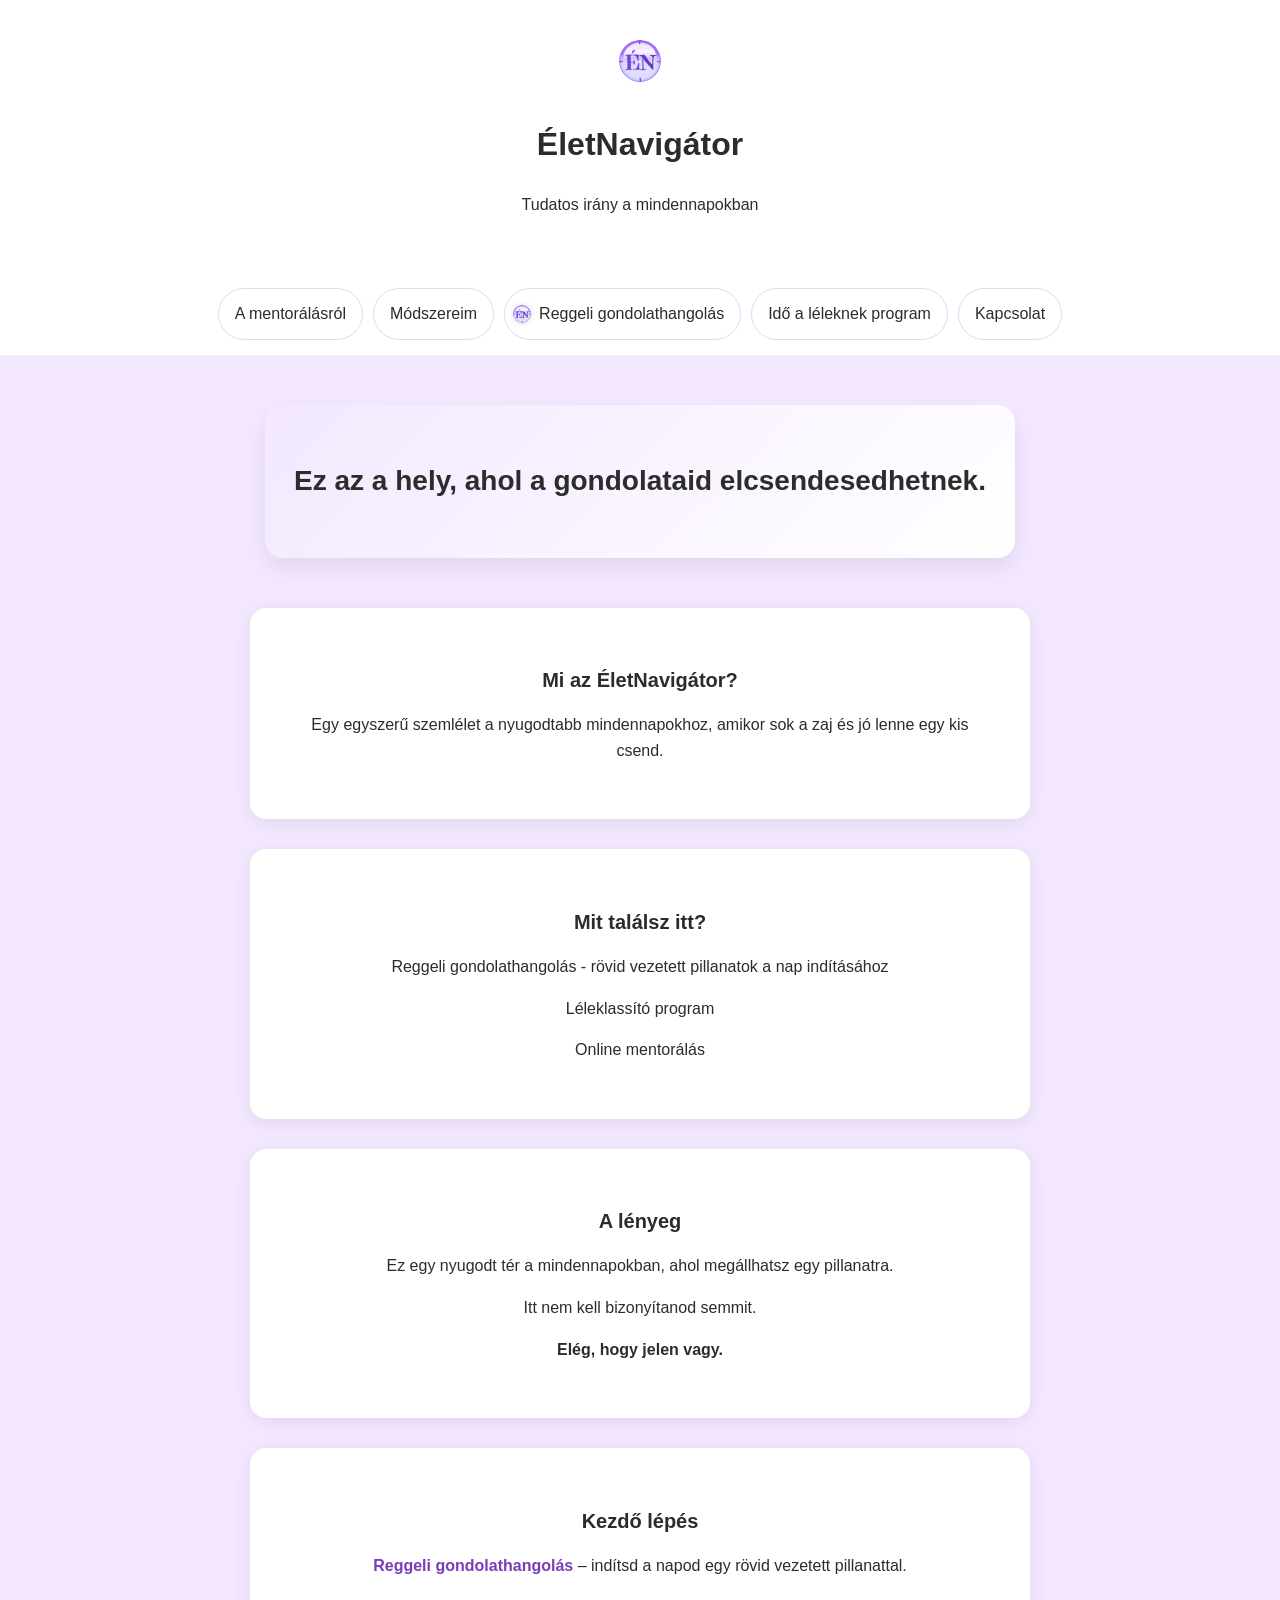
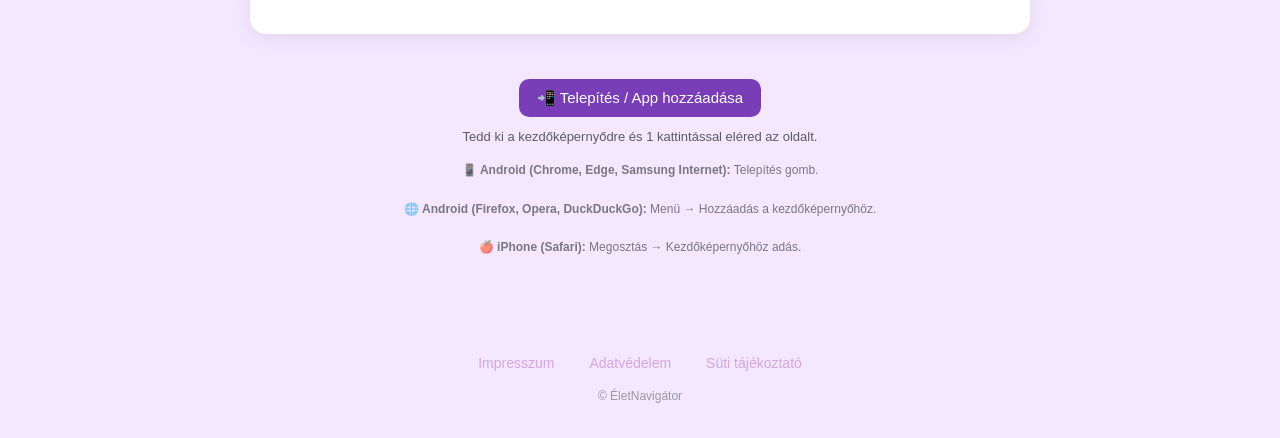
<file: index.html>
<!DOCTYPE html>
<html lang="hu">

<head>
    <meta charset="UTF-8">
    <meta name="viewport" content="width=device-width, initial-scale=1.0">
    <meta name="theme-color" content="#f3e8ff">

    <title>ÉletNavigátor</title>
    <link rel="canonical" href="https://eletnavigator.hu/">
    
    <link rel="stylesheet" href="css/style.css">
    <link rel="manifest" href="manifest.json">

    <link rel="icon" href="icon.png">
    <link rel="apple-touch-icon" href="icon.png">

    <meta name="apple-mobile-web-app-capable" content="yes">

    <style>
      body {
        text-align: center;
      }

      /* 🧘 HERO JAVÍTÁS */
      .hero {
        max-width: 700px;
        margin: 50px auto;
        padding: 35px 25px;

        text-align: center;

        background: linear-gradient(135deg, #f3e8ff, #ffffff);
        border-radius: 18px;

        box-shadow: 0 10px 25px rgba(0,0,0,0.08);
      }

      #installBox {
        margin: 30px auto;
        text-align: center;
        padding: 15px;
        max-width: 520px;
      }

      #installBtn {
        display: none;
        padding: 10px 18px;
        border: none;
        border-radius: 10px;
        background: #7a3db8;
        color: white;
        font-size: 15px;
        cursor: pointer;
      }

      #installHint {
        font-size: 12px;
        opacity: 0.6;
        margin-top: 8px;
      }

      .hero h2 {
        font-size: 28px;
        font-weight: 700;
        line-height: 1.3;
      }

      .card h2 {
        font-size: 20px;
        margin-bottom: 10px;
        font-weight: 600;
      }

      .inline-link {
        color: #7a3db8;
        font-weight: 600;
        text-decoration: none;
      }

      .inline-link:hover {
        text-decoration: underline;
      }

      /* 🧭 FOOTER KÖZÉPRE */
      .site-footer {
        text-align: center;
        padding: 20px;
      }

      .footer-links {
        display: flex;
        justify-content: center;
        gap: 15px;
        flex-wrap: wrap;
        margin-bottom: 10px;
      }

      .footer-text {
        text-align: center;
        opacity: 0.7;
      }
    </style>


<script data-goatcounter="https://eletnavigator.goatcounter.com/count"
        async src="//gc.zgo.at/count.js"></script>



</head>

<body>

<header>
 <a href="index.html" class="logo-top">
    <img src="icon.png" alt="ÉletNavigátor" class="header-icon">
  </a>

    <h1>ÉletNavigátor</h1>
    <p>Tudatos irány a mindennapokban</p>
</header>

<nav>
    <a href="pages/rolam.html">A mentorálásról</a>
    <a href="pages/modszereim.html">Módszereim</a>
    <a href="pages/reggeli.html" class="nav-highlight">Reggeli gondolathangolás</a>
    <a href="pages/program.html">Idő a léleknek program</a>
    <a href="pages/kapcsolat.html">Kapcsolat</a>
</nav>

<!-- 🧘 HERO -->
<section class="hero">
    <h2>Ez az a hely, ahol a gondolataid elcsendesedhetnek.</h2>
</section>

<!-- 🌿 MI AZ ÉLETNAVIGÁTOR -->
<section class="card">
    <h2>Mi az ÉletNavigátor?</h2>
    <p>Egy egyszerű szemlélet a nyugodtabb mindennapokhoz, amikor sok a zaj és jó lenne egy kis csend.</p>
</section>

<!-- 🧭 MIT TALÁLSZ ITT -->
<section class="card">
    <h2>Mit találsz itt?</h2>

    <p>Reggeli gondolathangolás - rövid vezetett pillanatok a nap indításához</p>
    <p>Léleklassító program</p>
    <p>Online mentorálás</p>
</section>

<!-- 🕊 LÉNYEG -->
<section class="card">
    <h2>A lényeg</h2>
    <p>Ez egy nyugodt tér a mindennapokban, ahol megállhatsz egy pillanatra.</p>
    <p>Itt nem kell bizonyítanod semmit.</p>
    <p><strong>Elég, hogy jelen vagy.</strong></p>
  </section>

<!-- 🌅 KEZDŐ LÉPÉS -->
<section class="card">
    <h2>Kezdő lépés</h2>

    <p>
      <a href="pages/reggeli.html" class="inline-link">
        Reggeli gondolathangolás
      </a>
      – indítsd a napod egy rövid vezetett pillanattal.
    </p>
</section>



<!-- INSTALL BOX -->
<div id="installBox">
  <button id="installBtn">📲 Telepítés / App hozzáadása</button>

  <p style="font-size:13px; opacity:0.75; margin-top:10px;">
    Tedd ki a kezdőképernyődre és 1 kattintással eléred az oldalt.
  </p>

  <div id="installHint"></div>
</div>

<script>
if ("serviceWorker" in navigator) {
  window.addEventListener("load", () => {
    navigator.serviceWorker.register("./sw.js", {
      scope: "./"
    });
  });
}

let deferredPrompt;
const btn = document.getElementById("installBtn");
const hint = document.getElementById("installHint");

window.addEventListener("beforeinstallprompt", (e) => {
  e.preventDefault();
  deferredPrompt = e;

  btn.style.display = "inline-block";
  hint.innerText = "1 kattintás és telepítheted appként.";

  btn.onclick = async () => {
    deferredPrompt.prompt();
    const choice = await deferredPrompt.userChoice;
    deferredPrompt = null;

    if (choice.outcome === "accepted") {
      hint.innerText = "Sikeres telepítés ✔";
    }
  };
});

setTimeout(() => {
  if (!deferredPrompt) {
    btn.style.display = "inline-block";
    hint.innerHTML = `
      📱 <strong>Android (Chrome, Edge, Samsung Internet):</strong> Telepítés gomb.<br><br>
      🌐 <strong>Android (Firefox, Opera, DuckDuckGo):</strong> Menü → Hozzáadás a kezdőképernyőhöz.<br><br>
      🍎 <strong>iPhone (Safari):</strong> Megosztás → Kezdőképernyőhöz adás.
    `;
  }
}, 1500);
</script>

<footer class="site-footer">
    <div class="footer-links">
        <a href="pages/jogi-informaciok.html#impresszum">Impresszum</a>
        <a href="pages/jogi-informaciok.html#adatvedelem">Adatvédelem</a>
        <a href="pages/jogi-informaciok.html#suti">Süti tájékoztató</a>
    </div>

    <p class="footer-text">© ÉletNavigátor</p>
</footer>



</body>
</html>
</file>
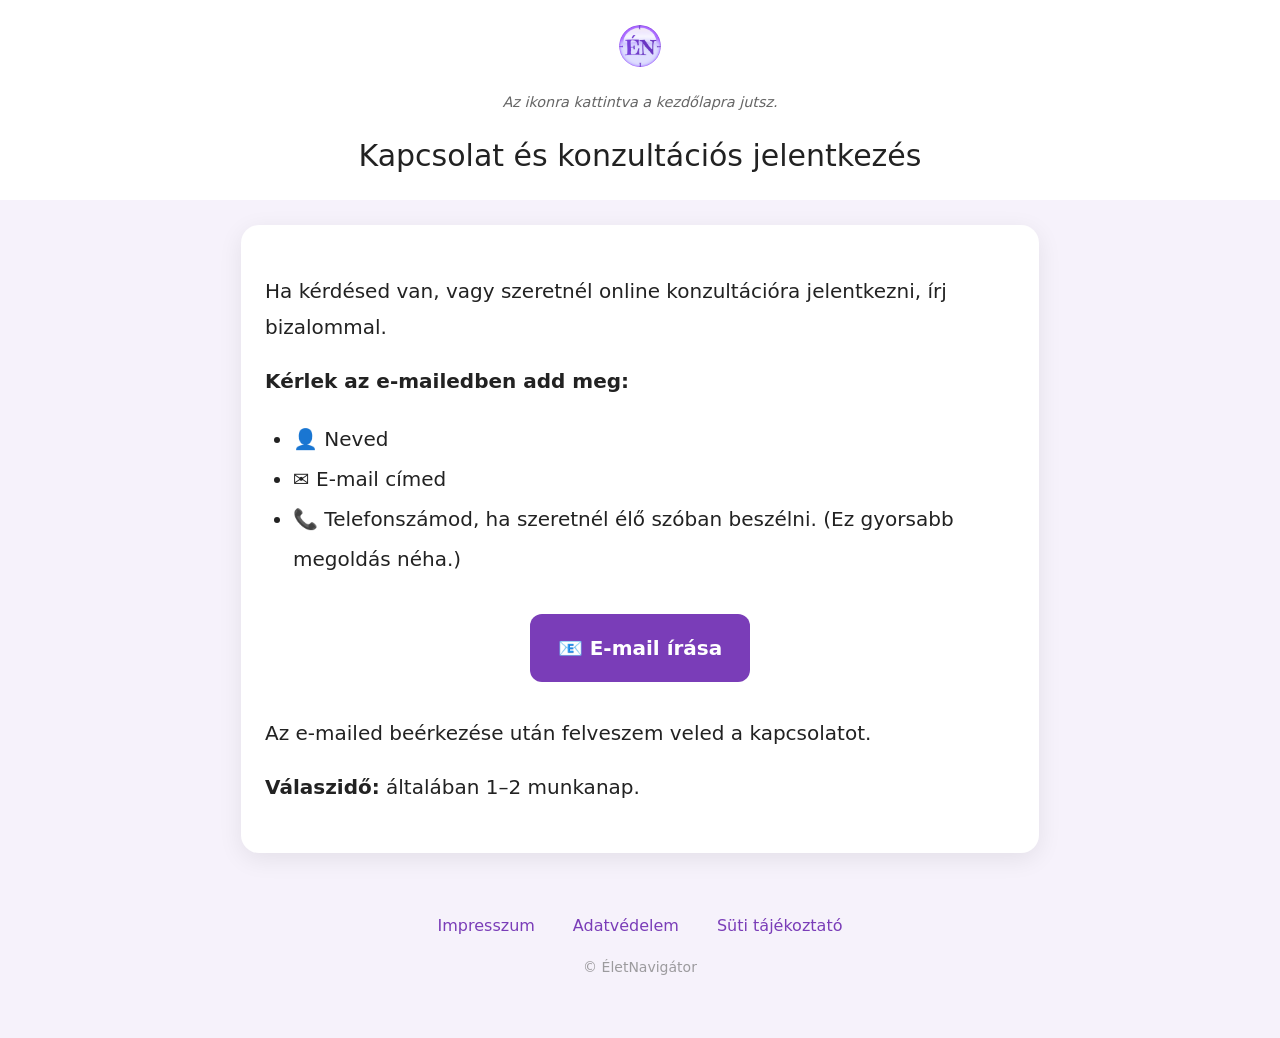
<file: pages/kapcsolat.html>
<!DOCTYPE html>
<html lang="hu">
<head>
<meta charset="UTF-8">
<meta name="viewport" content="width=device-width, initial-scale=1.0">
<title>Kapcsolat</title>

<link rel="stylesheet" href="../css/style.css">

<style>

body{
    font-family:system-ui,sans-serif;
    background:#f6f2fb;
    margin:0;
    color:#222;
}

header{
    text-align:center;
    padding:25px 20px 10px;
}

.header-icon{
    width:56px;
    height:56px;
    border-radius:50%;
}

h1{
    font-size:30px;
    font-weight:500;
    margin-top:15px;
    margin-bottom:10px;
}

section{
    max-width:750px;
    margin:25px auto;
    background:#fff;
    border-radius:18px;
    padding:30px 24px;
    box-shadow:0 6px 25px rgba(0,0,0,.08);
}

section p{
    font-size:20px;
    line-height:1.8;
    margin:18px 0;
}

ul{
    font-size:20px;
    line-height:2;
    padding-left:28px;
}

.email-btn{
    display:inline-block;
    margin:15px 0;
    padding:16px 28px;
    background:#7a3db8;
    color:#fff;
    text-decoration:none;
    border-radius:12px;
    font-size:20px;
    font-weight:600;
}

.email-btn:hover{
    background:#6a31a7;
}

.site-footer{
    text-align:center;
    margin:40px 20px 25px;
}

.footer-links{
    display:flex;
    flex-wrap:wrap;
    justify-content:center;
    gap:18px;
}

.footer-links a{
    text-decoration:none;
    color:#7a3db8;
    font-size:16px;
}

.footer-text{
    margin-top:18px;
    font-size:14px;
    opacity:.7;
}

@media (max-width:600px){

    h1{
        font-size:26px;
    }

    section{
        margin:15px;
        padding:24px 20px;
    }

    section p,
    ul{
        font-size:18px;
    }

    .email-btn{
        width:100%;
        box-sizing:border-box;
        text-align:center;
        font-size:19px;
    }

}

</style>

</head>

<body>

<header>

<a href="../index.html" class="logo-top">
<img src="../icon.png" alt="ÉletNavigátor" class="header-icon">
</a>

<p class="home-info">Az ikonra kattintva a kezdőlapra jutsz.</p>


<h1>Kapcsolat és konzultációs jelentkezés</h1>

</header>

<section>

<p>
Ha kérdésed van, vagy szeretnél online konzultációra jelentkezni, írj bizalommal.
</p>

<p><strong>Kérlek az e-mailedben add meg:</strong></p>

<ul>
<li>👤 Neved</li>
<li>✉️ E-mail címed</li>
<li>📞 Telefonszámod, ha szeretnél élő szóban beszélni. (Ez gyorsabb megoldás néha.)</li>
</ul>

<p style="text-align:center;">
<a class="email-btn" href="mailto:eletnavigator.kapcsolat@gmail.com">
📧 E-mail írása
</a>
</p>

<p>
Az e-mailed beérkezése után felveszem veled a kapcsolatot.
</p>

<p>
<strong>Válaszidő:</strong> általában 1–2 munkanap.
</p>

</section>

<footer class="site-footer">
    <div class="footer-links">
        <a href="/eletnavigator/pages/jogi-informaciok.html#impresszum">Impresszum</a>
        <a href="/eletnavigator/pages/jogi-informaciok.html#adatvedelem">Adatvédelem</a>
        <a href="/eletnavigator/pages/jogi-informaciok.html#suti">Süti tájékoztató</a>
    </div>

    <p class="footer-text">© ÉletNavigátor</p>
</footer>

</body>
</html>
</file>
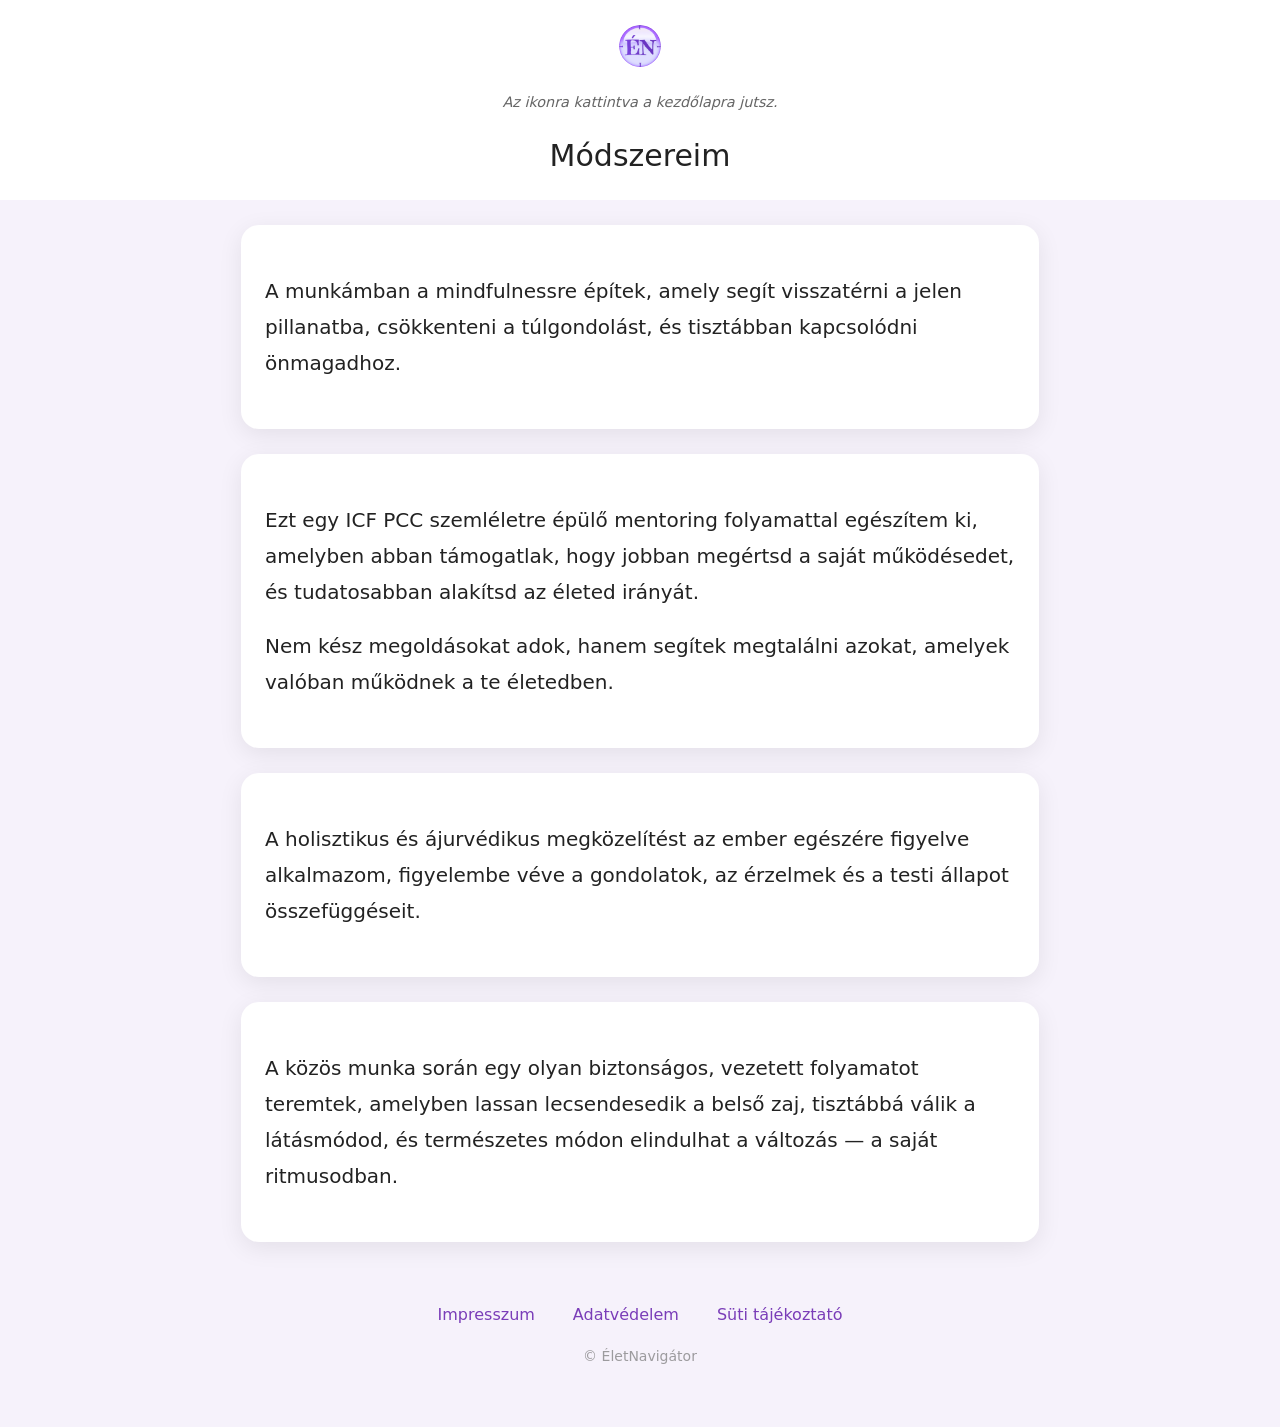
<file: pages/modszereim.html>
<!DOCTYPE html>
<html lang="hu">
<head>
<meta charset="UTF-8">
<meta name="viewport" content="width=device-width, initial-scale=1.0">
<title>Módszereim</title>

<link rel="stylesheet" href="../css/style.css">

<style>

body{
    font-family:system-ui,sans-serif;
    background:#f6f2fb;
    margin:0;
    color:#222;
}

header{
    text-align:center;
    padding:25px 20px 10px;
}

.header-icon{
    width:56px;
    height:56px;
    border-radius:50%;
}

h1{
    font-size:30px;
    font-weight:500;
    margin-top:15px;
    margin-bottom:10px;
}

section{
    max-width:750px;
    margin:25px auto;
    background:#fff;
    border-radius:18px;
    padding:30px 24px;
    box-shadow:0 6px 25px rgba(0,0,0,.08);
}

section p{
    font-size:20px;
    line-height:1.8;
    margin:18px 0;
}

.site-footer{
    text-align:center;
    margin:40px 20px 25px;
}

.footer-links{
    display:flex;
    flex-wrap:wrap;
    justify-content:center;
    gap:18px;
}

.footer-links a{
    text-decoration:none;
    color:#7a3db8;
    font-size:16px;
}

.footer-text{
    margin-top:18px;
    font-size:14px;
    opacity:.7;
}

@media (max-width:600px){

    h1{
        font-size:26px;
    }

    section{
        margin:15px;
        padding:24px 20px;
    }

    section p{
        font-size:18px;
    }
}

</style>

</head>

<body>

<header>

<a href="../index.html" class="logo-top">
<img src="../icon.png" alt="ÉletNavigátor" class="header-icon">
</a>

<p class="home-info">Az ikonra kattintva a kezdőlapra jutsz.</p>

<h1>Módszereim</h1>

</header>

<section>


<p>
A munkámban a mindfulnessre építek, amely segít visszatérni a jelen pillanatba,
csökkenteni a túlgondolást, és tisztábban kapcsolódni önmagadhoz.
</p>

</section>

<section>

<p>
Ezt egy ICF PCC szemléletre épülő mentoring folyamattal egészítem ki,
amelyben abban támogatlak, hogy jobban megértsd a saját működésedet,
és tudatosabban alakítsd az életed irányát.
</p>

<p>
Nem kész megoldásokat adok, hanem segítek megtalálni azokat,
amelyek valóban működnek a te életedben.
</p>

</section>

<section>

<p>
A holisztikus és ájurvédikus megközelítést az ember egészére figyelve alkalmazom,
figyelembe véve a gondolatok, az érzelmek és a testi állapot összefüggéseit.
</p>

</section>

<section>

<p>
A közös munka során egy olyan biztonságos, vezetett folyamatot teremtek,
amelyben lassan lecsendesedik a belső zaj, tisztábbá válik a látásmódod,
és természetes módon elindulhat a változás — a saját ritmusodban.
</p>

</section>

<footer class="site-footer">

    <div class="footer-links">
        <a href="/eletnavigator/pages/jogi-informaciok.html#impresszum">Impresszum</a>
        <a href="/eletnavigator/pages/jogi-informaciok.html#adatvedelem">Adatvédelem</a>
        <a href="/eletnavigator/pages/jogi-informaciok.html#suti">Süti tájékoztató</a>
    </div>

    <p class="footer-text">© ÉletNavigátor</p>

</footer>

</body>
</html>
</file>
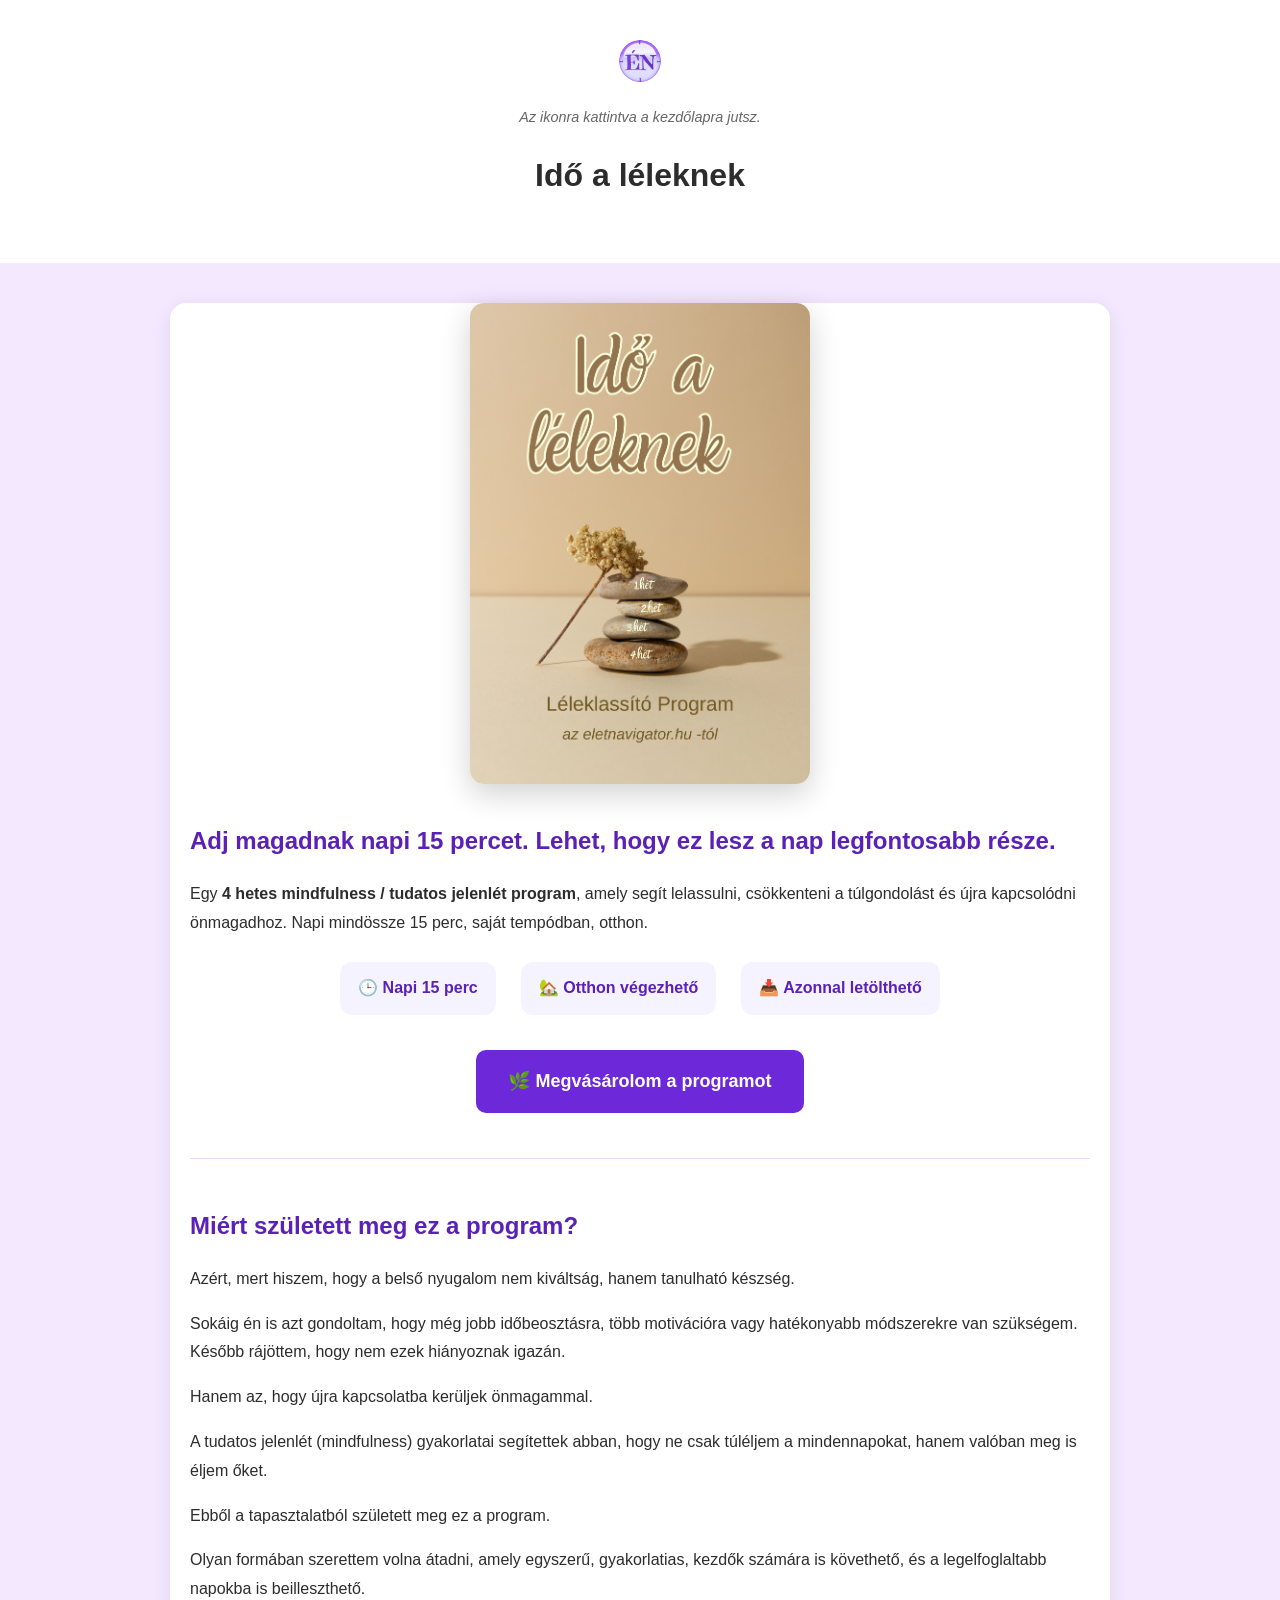
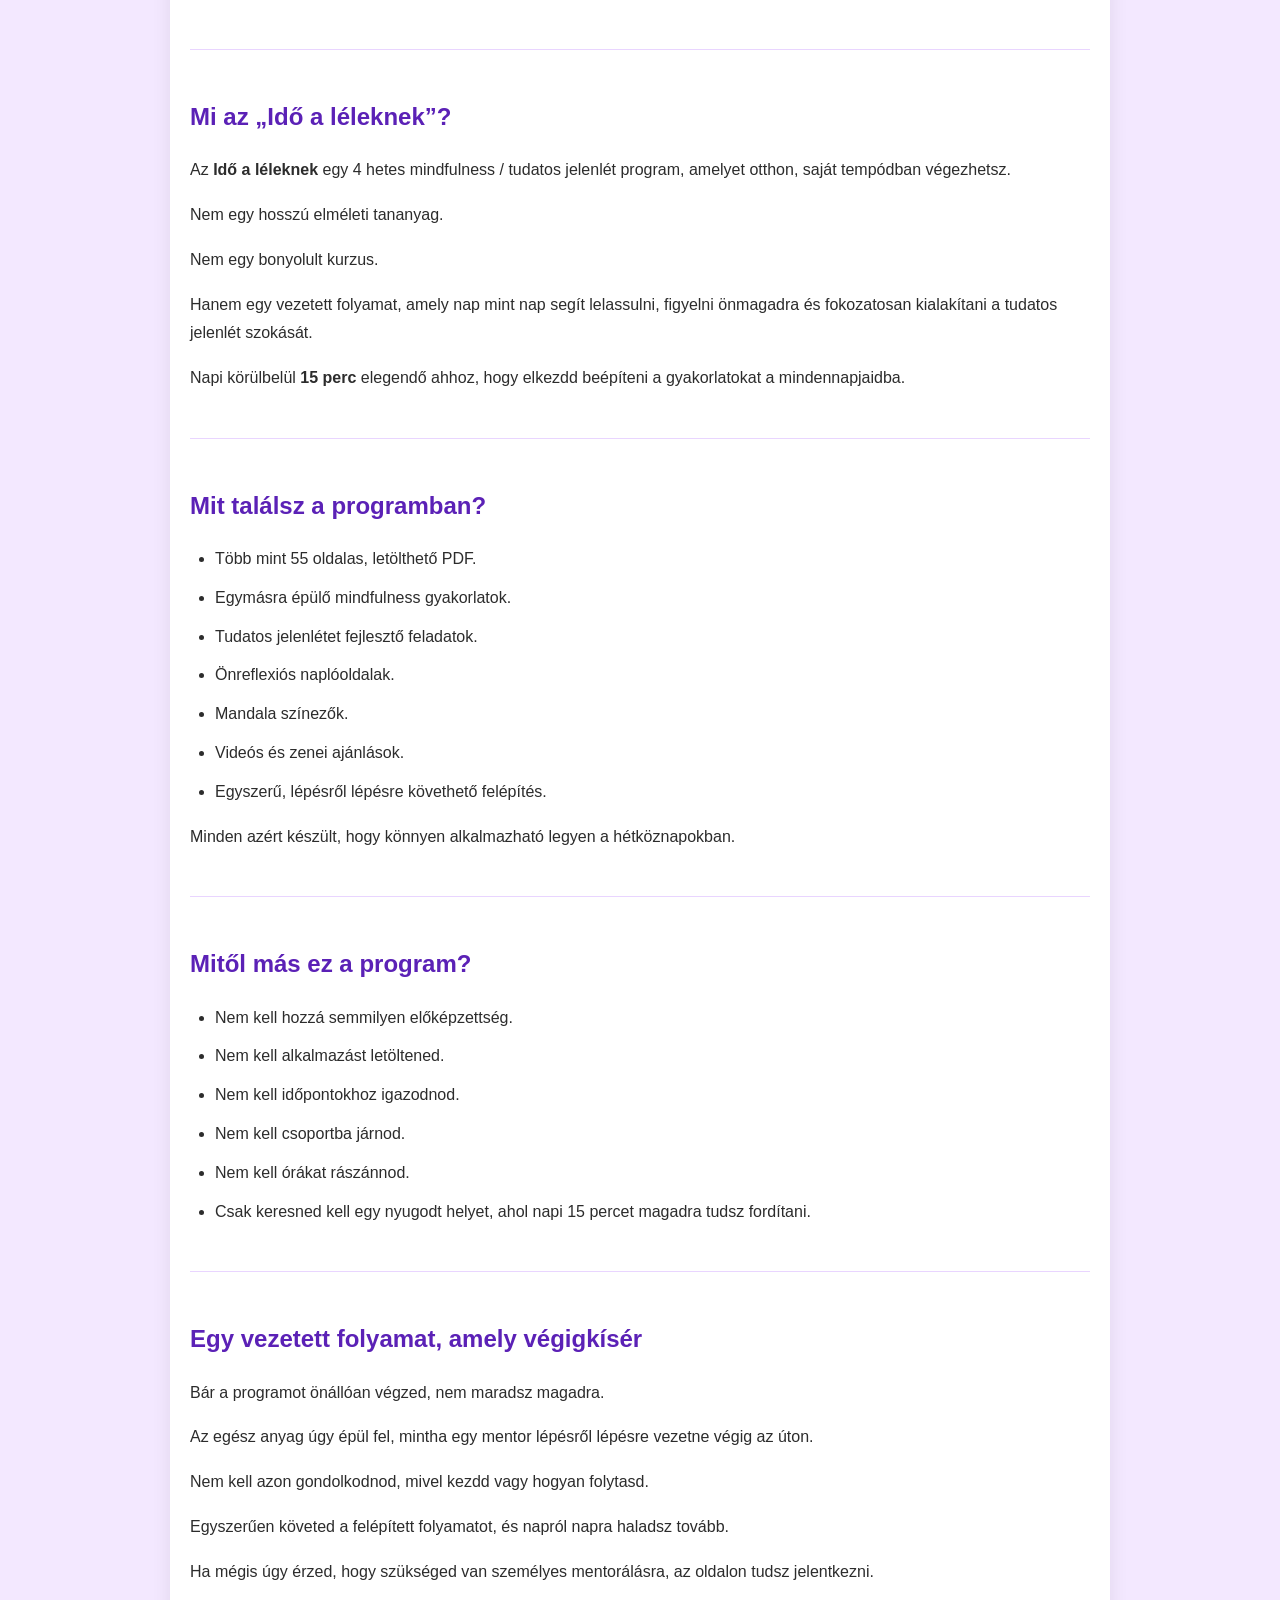
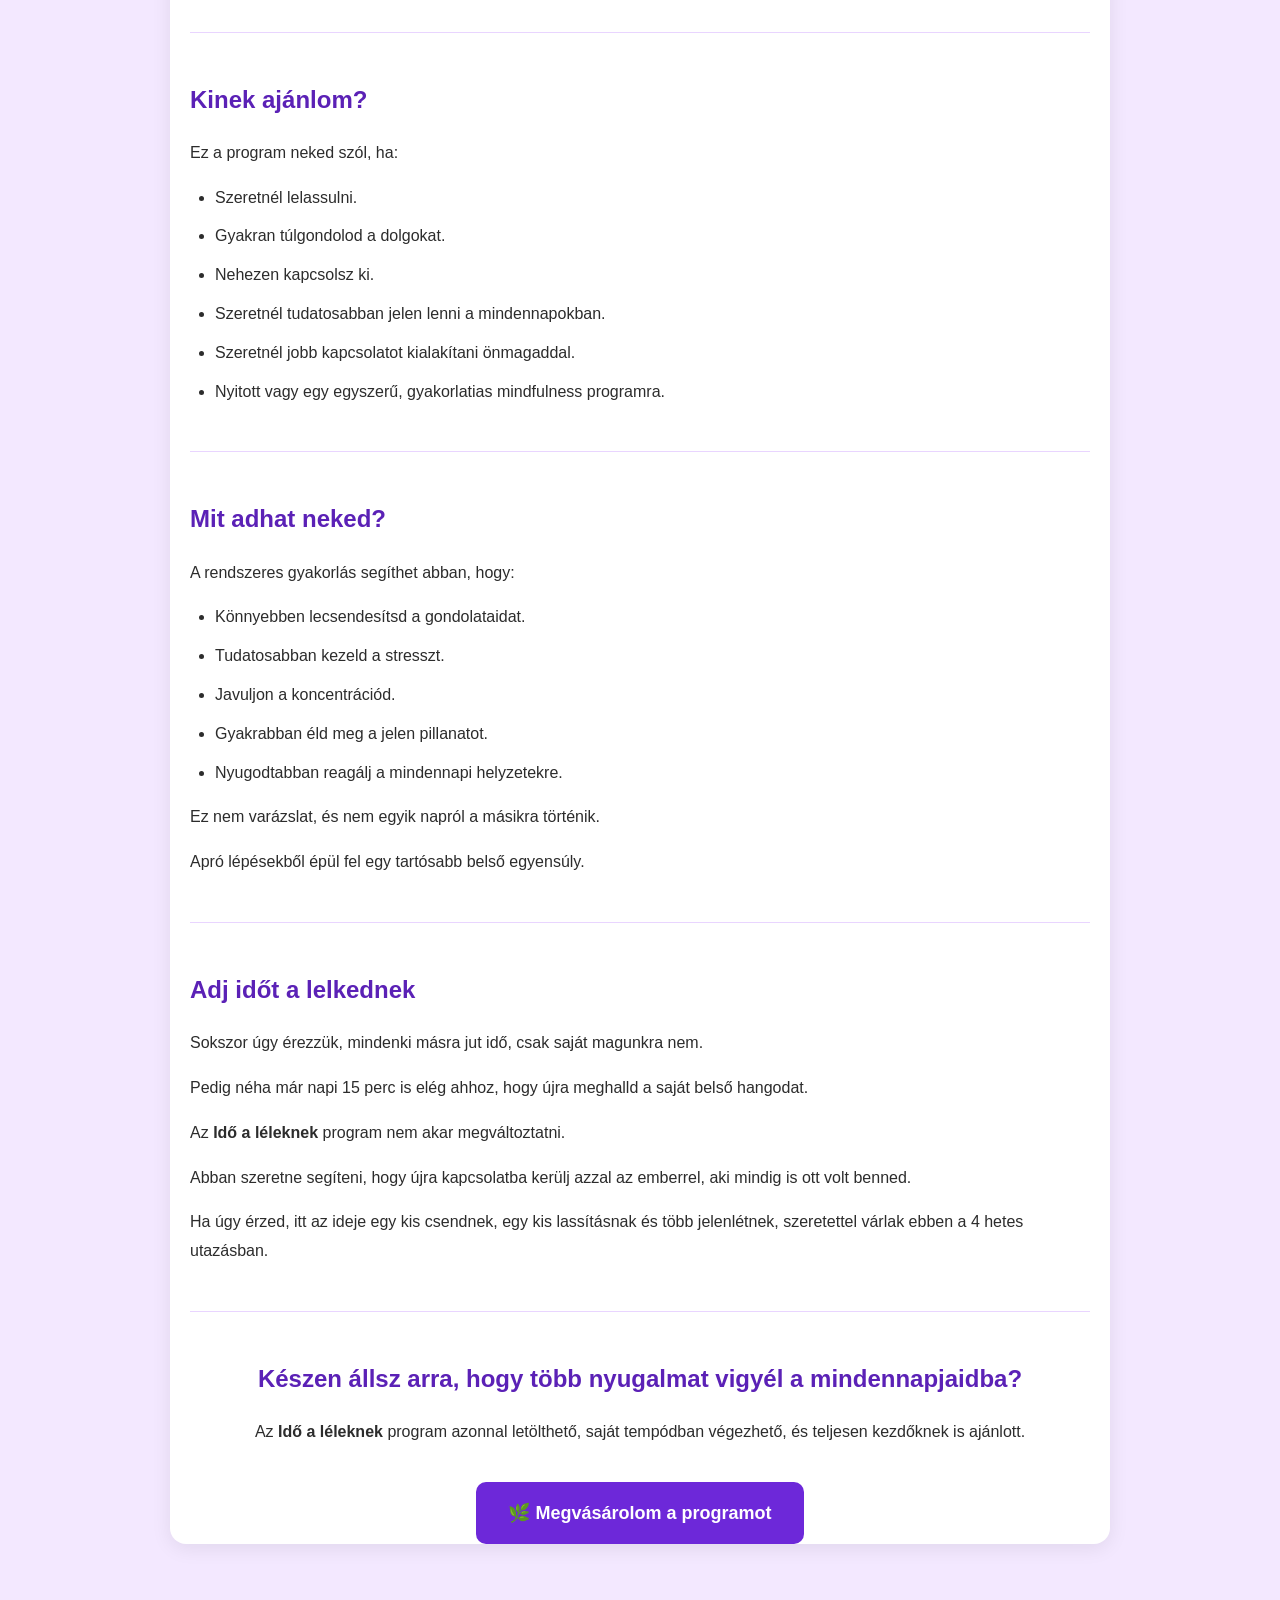
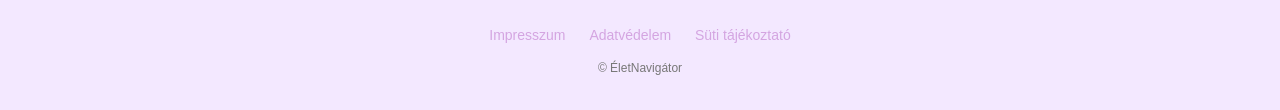
<file: pages/program.html>
<!DOCTYPE html>
<html lang="hu">
<head>
    <meta charset="UTF-8">
    <meta name="viewport" content="width=device-width, initial-scale=1.0">
    <title>Idő a léleknek | ÉletNavigátor</title>
    <link rel="stylesheet" href="../css/style.css">
</head>

<body>

<header>

    <a href="../index.html" class="logo-top">
        <img src="../icon.png" alt="ÉletNavigátor" class="header-icon">
    </a>

<p class="home-info">Az ikonra kattintva a kezdőlapra jutsz.</p>

    <h1>Idő a léleknek</h1>

</header>

<section class="content-page">

    <img src="../program.png" alt="Idő a léleknek program borító" class="program-cover">

    <h2>Adj magadnak napi 15 percet. Lehet, hogy ez lesz a nap legfontosabb része.</h2>

    <p class="hero-text">
        Egy <strong>4 hetes mindfulness / tudatos jelenlét program</strong>,
        amely segít lelassulni, csökkenteni a túlgondolást és újra kapcsolódni önmagadhoz.
        Napi mindössze 15 perc, saját tempódban, otthon.
    </p>

    <div class="program-highlights">
        <p>🕒 Napi 15 perc</p>
        <p>🏡 Otthon végezhető</p>
        <p>📥 Azonnal letölthető</p>
    </div>

    <p style="text-align:center; margin:30px 0;">
        <a href="https://eletnavigator.systeme.io/leleklassitoprogram" class="cta-button" target="_blank">
            🌿 Megvásárolom a programot
        </a>
    </p>

    <hr>

    <h2>Miért született meg ez a program?</h2>

    <p>
        Azért, mert hiszem, hogy a belső nyugalom nem kiváltság, hanem tanulható készség.
    </p>

    <p>
        Sokáig én is azt gondoltam, hogy még jobb időbeosztásra, több motivációra vagy hatékonyabb módszerekre van szükségem.
        Később rájöttem, hogy nem ezek hiányoznak igazán.
    </p>

    <p>
        Hanem az, hogy újra kapcsolatba kerüljek önmagammal.
    </p>

    <p>
        A tudatos jelenlét (mindfulness) gyakorlatai segítettek abban, hogy ne csak túléljem a mindennapokat,
        hanem valóban meg is éljem őket.
    </p>

    <p>
        Ebből a tapasztalatból született meg ez a program.
    </p>

    <p>
        Olyan formában szerettem volna átadni, amely egyszerű, gyakorlatias, kezdők számára is követhető,
        és a legelfoglaltabb napokba is beilleszthető.
    </p>

    <hr>

    <h2>Mi az „Idő a léleknek”?</h2>

    <p>
        Az <strong>Idő a léleknek</strong> egy 4 hetes mindfulness / tudatos jelenlét program,
        amelyet otthon, saját tempódban végezhetsz.
    </p>

    <p>Nem egy hosszú elméleti tananyag.</p>
    <p>Nem egy bonyolult kurzus.</p>

    <p>
        Hanem egy vezetett folyamat, amely nap mint nap segít lelassulni,
        figyelni önmagadra és fokozatosan kialakítani a tudatos jelenlét szokását.
    </p>

    <p>
        Napi körülbelül <strong>15 perc</strong> elegendő ahhoz,
        hogy elkezdd beépíteni a gyakorlatokat a mindennapjaidba.
    </p>

    <hr>

    <h2>Mit találsz a programban?</h2>

    <ul>
        <li>Több mint 55 oldalas, letölthető PDF.</li>
        <li>Egymásra épülő mindfulness gyakorlatok.</li>
        <li>Tudatos jelenlétet fejlesztő feladatok.</li>
        <li>Önreflexiós naplóoldalak.</li>
        <li>Mandala színezők.</li>
        <li>Videós és zenei ajánlások.</li>
        <li>Egyszerű, lépésről lépésre követhető felépítés.</li>
    </ul>

    <p>
        Minden azért készült, hogy könnyen alkalmazható legyen a hétköznapokban.
    </p>

    <hr>

    <h2>Mitől más ez a program?</h2>

    <ul>
        <li>Nem kell hozzá semmilyen előképzettség.</li>
        <li>Nem kell alkalmazást letöltened.</li>
        <li>Nem kell időpontokhoz igazodnod.</li>
        <li>Nem kell csoportba járnod.</li>
        <li>Nem kell órákat rászánnod.</li>
        <li>Csak keresned kell egy nyugodt helyet, ahol napi 15 percet magadra tudsz fordítani.</li>
    </ul>

    <hr>

    <h2>Egy vezetett folyamat, amely végigkísér</h2>

    <p>
        Bár a programot önállóan végzed, nem maradsz magadra.
    </p>

    <p>
        Az egész anyag úgy épül fel, mintha egy mentor lépésről lépésre vezetne végig az úton.
    </p>

    <p>
        Nem kell azon gondolkodnod, mivel kezdd vagy hogyan folytasd.
    </p>

    <p>
        Egyszerűen követed a felépített folyamatot, és napról napra haladsz tovább.
    </p>

    <p>
        Ha mégis úgy érzed, hogy szükséged van személyes mentorálásra,
        az oldalon tudsz jelentkezni.
    </p>

    <hr>

    <h2>Kinek ajánlom?</h2>

    <p>Ez a program neked szól, ha:</p>

    <ul>
        <li>Szeretnél lelassulni.</li>
        <li>Gyakran túlgondolod a dolgokat.</li>
        <li>Nehezen kapcsolsz ki.</li>
        <li>Szeretnél tudatosabban jelen lenni a mindennapokban.</li>
        <li>Szeretnél jobb kapcsolatot kialakítani önmagaddal.</li>
        <li>Nyitott vagy egy egyszerű, gyakorlatias mindfulness programra.</li>
    </ul>

    <hr>

    <h2>Mit adhat neked?</h2>

    <p>A rendszeres gyakorlás segíthet abban, hogy:</p>

    <ul>
        <li>Könnyebben lecsendesítsd a gondolataidat.</li>
        <li>Tudatosabban kezeld a stresszt.</li>
        <li>Javuljon a koncentrációd.</li>
        <li>Gyakrabban éld meg a jelen pillanatot.</li>
        <li>Nyugodtabban reagálj a mindennapi helyzetekre.</li>
    </ul>

    <p>
        Ez nem varázslat, és nem egyik napról a másikra történik.
    </p>

    <p>
        Apró lépésekből épül fel egy tartósabb belső egyensúly.
    </p>

    <hr>

    <h2>Adj időt a lelkednek</h2>

    <p>
        Sokszor úgy érezzük, mindenki másra jut idő, csak saját magunkra nem.
    </p>

    <p>
        Pedig néha már napi 15 perc is elég ahhoz,
        hogy újra meghalld a saját belső hangodat.
    </p>

    <p>
        Az <strong>Idő a léleknek</strong> program nem akar megváltoztatni.
    </p>

    <p>
        Abban szeretne segíteni, hogy újra kapcsolatba kerülj azzal az emberrel,
        aki mindig is ott volt benned.
    </p>

    <p>
        Ha úgy érzed, itt az ideje egy kis csendnek, egy kis lassításnak
        és több jelenlétnek, szeretettel várlak ebben a 4 hetes utazásban.
    </p>

    <hr>

    <h2 style="text-align:center;">Készen állsz arra, hogy több nyugalmat vigyél a mindennapjaidba?</h2>

    <p style="text-align:center;">
        Az <strong>Idő a léleknek</strong> program azonnal letölthető,
        saját tempódban végezhető, és teljesen kezdőknek is ajánlott.
    </p>

    <p style="text-align:center; margin:35px 0;">
        <a href="https://eletnavigator.systeme.io/leleklassitoprogram"
           class="cta-button"
           target="_blank">
            🌿 Megvásárolom a programot
        </a>
    </p>

</section>

<footer class="site-footer">
    <div class="footer-links">
        <a href="/eletnavigator/pages/jogi-informaciok.html#impresszum">Impresszum</a>
        <a href="/eletnavigator/pages/jogi-informaciok.html#adatvedelem">Adatvédelem</a>
        <a href="/eletnavigator/pages/jogi-informaciok.html#suti">Süti tájékoztató</a>
    </div>

    <p class="footer-text">© ÉletNavigátor</p>
</footer>

</body>
</html>
</file>
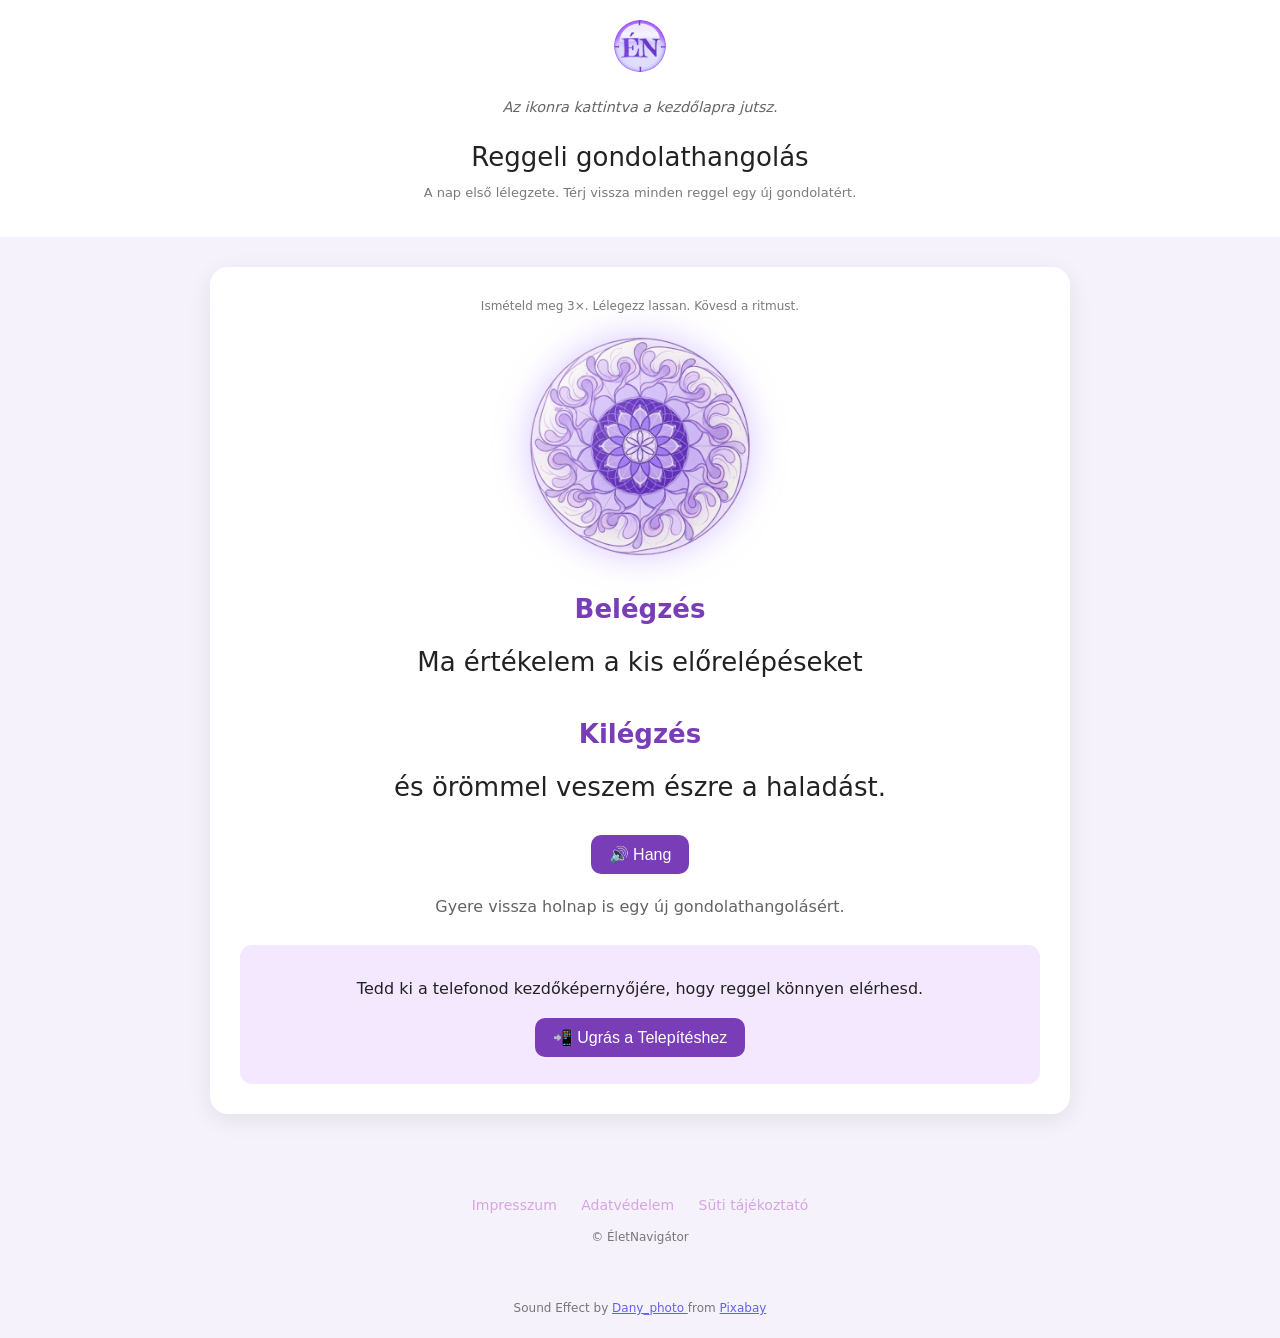
<file: pages/reggeli.html>
<!DOCTYPE html>
<html lang="hu">
<head>
  <meta charset="UTF-8">
  <meta name="viewport" content="width=device-width, initial-scale=1.0">
  <title>Reggeli gondolathangolás</title>

  <link rel="stylesheet" href="../css/style.css">

  <style>
    body {
      font-family: system-ui, sans-serif;
      background: #f6f2fb;
      margin: 0;
      color: #222;
      text-align: center;
    }

    header {
      text-align: center;
      padding: 20px;
    }

    .logo-top img {
      width: 52px;
      height: 52px;
      border-radius: 50%;
    }

    h1 {
      font-size: 26px;
      font-weight: 500;
      margin-bottom: 5px;
    }

    .subtitle {
      font-size: 13px;
      opacity: 0.6;
      margin-top: 0;
    }

    .card {
      max-width: 800px;
      margin: 30px auto;
      background: white;
      padding: 30px;
      border-radius: 18px;
      box-shadow: 0 6px 25px rgba(0,0,0,0.08);
    }

    .repeat {
      font-size: 12px;
      opacity: 0.6;
      margin-bottom: 10px;
    }

    .breath-circle {
  display: block;
  width: 220px;
  height: 220px;
  margin: 20px auto 30px auto;
  object-fit: contain;
  animation: breathe 8s ease-in-out infinite;
  transform-origin: center center;
  filter: drop-shadow(0 0 18px rgba(142, 91, 255, 0.35));
}

    @keyframes breathe {
  0% {
    transform: scale(0.9);
    opacity: 0.85;
  }

  50% {
    transform: scale(1.08);
    opacity: 1;
  }

  100% {
    transform: scale(0.9);
    opacity: 0.85;
  }
}

    #mantra {
      max-width: 600px;
      margin: 0 auto;
    }

    .breath {
      font-size: 26px;
      line-height: 1.8;
      margin: 25px 0;
      text-align: center;
    }

    .label {
      font-weight: 600;
      color: #7a3db8;
      margin-bottom: 6px;
    }

    button {
      display: block;
      margin: 12px auto;
      padding: 10px 18px;
      border: none;
      border-radius: 10px;
      background: #7a3db8;
      color: white;
      font-size: 16px;
      cursor: pointer;
    }

    button:active {
      transform: scale(0.98);
    }

    #returnMsg {
      margin-top: 20px;
      opacity: 0.7;
    }

    .install-box {
      margin-top: 25px;
      padding: 15px;
      border-radius: 12px;
      background: #f3e8ff;
    }
  </style>
</head>

<body>

<header>
  <a href="../index.html" class="logo-top">
    <img src="../icon.png" alt="ÉletNavigátor">
  </a>

<p class="home-info">Az ikonra kattintva a kezdőlapra jutsz.</p>

  <h1>Reggeli gondolathangolás</h1>
  <p class="subtitle">A nap első lélegzete. Térj vissza minden reggel egy új gondolatért.</p>
</header>

<section class="card">

  <div class="repeat">
    Ismételd meg 3×. Lélegezz lassan. Kövesd a ritmust.
  </div>

  <img src="../mandala.png" alt="Lélegző mandala" class="breath-circle">

  <div id="mantra">Betöltés...</div>

  <button onclick="toggleSound()">🔊 Hang</button>

  <p id="returnMsg"></p>

  <div class="install-box">
    <p>Tedd ki a telefonod kezdőképernyőjére, hogy reggel könnyen elérhesd.</p>

    <button onclick="location.href='../index.html#installBox'">
      📲 Ugrás a Telepítéshez
    </button>
  </div>

</section>

<audio id="bgSound" loop>
  <source src="../sound/ambient.mp3" type="audio/mpeg">
</audio>

<script>

// ================= MANTRA LISTA =================
// ide jön majd a 365 végleges mantra
const mantrak = [

//1-100
{ belégzés: "Megérkezem ehhez az új reggelhez", kilégzés: "és lehetőséget adok magamnak a tudatos kezdésre." },

{ belégzés: "Helyet teremtek a mai napnak", kilégzés: "és nyitottan fogadom mindazt, ami érkezik." },

{ belégzés: "Észreveszem a pillanat egyszerűségét", kilégzés: "és nem keresek többet annál, ami most jelen van." },

{ belégzés: "Lassan felébredek önmagamhoz", kilégzés: "és figyelemmel fordulok a napom felé." },

{ belégzés: "A reggel csendjében megtalálom a saját ritmusomat", kilégzés: "és nem kell mások tempójához igazodnom." },

{ belégzés: "Figyelmet adok ennek a pillanatnak", kilégzés: "és hagyom, hogy a jelen vezessen." },

{ belégzés: "Elfogadom ezt a napot olyannak, amilyen", kilégzés: "és kíváncsian találkozom az új tapasztalatokkal." },

{ belégzés: "Megengedem magamnak a nyugodt indulást", kilégzés: "és nem akarok mindent egyszerre elérni." },

{ belégzés: "Érzékelem a testem ébredő energiáját", kilégzés: "és tiszteletben tartom a saját szükségleteimet." },

{ belégzés: "A figyelmemet arra irányítom, ami számít", kilégzés: "és elhagyom a felesleges terheket." },

{ belégzés: "Úgy kezdem ezt a napot, ahogy szeretnék jelen lenni", kilégzés: "és választok egy tudatosabb hozzáállást." },

{ belégzés: "Teret adok a reggeli csendnek", kilégzés: "és meghallom azt, ami bennem történik." },

{ belégzés: "Nem kell előre ismernem minden választ", kilégzés: "és bizalommal indulok el a következő lépéssel." },

{ belégzés: "Értékelem ezt az új lehetőséget", kilégzés: "és figyelemmel alakítom a mai napomat." },

{ belégzés: "Kiengedem a tegnap maradék súlyát", kilégzés: "és helyet készítek annak, ami ma vár rám." },

{ belégzés: "Megfigyelem a gondolataim érkezését", kilégzés: "és szabadon hagyom őket továbbhaladni." },

{ belégzés: "Kapcsolatba lépek a belső nyugalmammal", kilégzés: "és ebből a helyből indulok tovább." },

{ belégzés: "A mai nap nem ismétlés, hanem új találkozás", kilégzés: "és kíváncsian figyelem a lehetőségeit." },

{ belégzés: "Észreveszem a körülöttem lévő apró dolgokat", kilégzés: "és teret adok a hálának." },

{ belégzés: "Nem sürgetem a reggel kibontakozását", kilégzés: "és hagyom, hogy a saját ritmusában érkezzen meg." },

{ belégzés: "Békésebb figyelemmel fordulok önmagam felé", kilégzés: "és elfogadom azt, ahol most tartok." },

{ belégzés: "A mai nap első pillanatai értékesek", kilégzés: "és tudatosan választom meg, hogyan töltöm őket." },

{ belégzés: "Érzem a jelen stabil alapját", kilégzés: "és innen tekintek a mai feladatokra." },

{ belégzés: "Nyitottsággal fogadom a változásokat", kilégzés: "és rugalmas maradok az út során." },

{ belégzés: "A figyelmem visszatér ahhoz, ami most van", kilégzés: "és nem vesz el a későbbi aggodalmakban." },

{ belégzés: "Engedem, hogy a reggel formálja a hangulatomat", kilégzés: "és tudatosan választom meg a jelenlétemet." },

{ belégzés: "Megbecsülöm ezt a csendes kezdetet", kilégzés: "és erőt merítek belőle a naphoz." },

{ belégzés: "Nem tökéletes napot keresek", kilégzés: "hanem valódi pillanatokat szeretnék megélni." },

{ belégzés: "Figyelemmel fordulok a saját utam felé", kilégzés: "és nem hasonlítom másokéhoz." },

{ belégzés: "Hagyom, hogy a kíváncsiság vezessen", kilégzés: "és új szemmel nézek a megszokott dolgokra." },

{ belégzés: "A mai reggel egy tiszta lap", kilégzés: "és lehetőséget ad az újrakezdésre." },

{ belégzés: "Érzem a pillanat nyugalmát", kilégzés: "és magammal viszem a nap további részébe." },

{ belégzés: "Tudatosan választom meg az első gondolatomat", kilégzés: "és ezzel irányt adok a napomnak." },

{ belégzés: "Megengedem, hogy a dolgok kibontakozzanak", kilégzés: "és nem akarom minden részletét irányítani." },

{ belégzés: "Figyelek arra, hogyan vagyok jelen", kilégzés: "és nem csak arra, mit teljesítek." },

{ belégzés: "A mai nap nem teher, hanem tapasztalat", kilégzés: "és nyitottan találkozom vele." },

{ belégzés: "Elfogadom a reggel lassú átmenetét", kilégzés: "és időt adok magamnak az érkezésre." },

{ belégzés: "Észreveszem a bennem lévő erőforrásokat", kilégzés: "és bizalommal támaszkodom rájuk." },

{ belégzés: "Nem viszem tovább azt, ami már elmúlt", kilégzés: "és figyelmemet a jelen felé fordítom." },

{ belégzés: "A mai naphoz friss figyelemmel érkezem", kilégzés: "és lehetőséget látok benne." },

{ belégzés: "Megállok egy pillanatra önmagam mellett", kilégzés: "és meghallgatom, mire van szükségem." },

{ belégzés: "A nyugodt kezdet belülről indul", kilégzés: "és ezt a nyugalmat magammal vihetem." },

{ belégzés: "Nem kell sietve belépnem a napba", kilégzés: "és választhatom a tudatos jelenlétet." },

{ belégzés: "Értékelem az egyszerű pillanatokat", kilégzés: "és észreveszem bennük a teljességet." },

{ belégzés: "A reggel emlékeztet arra, hogy újra kezdhetek", kilégzés: "és minden pillanatban választhatok." },

{ belégzés: "Figyelmemmel gondoskodom erről a napról", kilégzés: "és szeretettel alakítom a következő órákat." },

{ belégzés: "Befogadom azt, amit ez a reggel ad", kilégzés: "és békével indulok tovább." },

{ belégzés: "Ma is lehetőségem van másképp figyelni", kilégzés: "és tudatosabban kapcsolódni önmagamhoz." },

{ belégzés: "Megérkezem a saját életem pillanatába", kilégzés: "és innen indulok el a mai napon." },

{ belégzés: "Bízom abban, hogy képes vagyok megoldani, ami érkezik", kilégzés: "és nem kell előre minden választ ismernem." },

{ belégzés: "Elfogadom a mai nap bizonytalanságait", kilégzés: "és lehetőséget látok bennük a tanulásra." },

{ belégzés: "Erőt találok abban, hogy jelen vagyok", kilégzés: "és nem a félelmeim irányítanak." },

{ belégzés: "Türelemmel fordulok a saját folyamataim felé", kilégzés: "és megengedem a fejlődés természetes ütemét." },

{ belégzés: "Észreveszem, mi az, ami már most jó az életemben", kilégzés: "és teret adok az elégedettség érzésének." },

{ belégzés: "Ma figyelmesebben találkozom másokkal", kilégzés: "és valódi jelenléttel hallgatom őket." },

{ belégzés: "A változás nem mindig veszteség", kilégzés: "és nyitott maradok az új irányokra." },

{ belégzés: "Megengedem magamnak, hogy emberi legyek", kilégzés: "és nem várok tökéletességet magamtól." },

{ belégzés: "A tapasztalataim formálnak engem", kilégzés: "és minden nap lehetőség a tanulásra." },

{ belégzés: "Figyelek arra, amit a testem jelez", kilégzés: "és tisztelettel válaszolok a szükségleteire." },

{ belégzés: "Nem minden pillanat kíván gyors megoldást", kilégzés: "és hagyom, hogy néha egyszerűen csak megtörténjen." },

{ belégzés: "Kedvesebben beszélek önmagamhoz", kilégzés: "és olyan támogatást adok magamnak, amire szükségem van." },

{ belégzés: "A mai döntéseimet tiszta figyelemmel hozom meg", kilégzés: "és nem automatikus szokásokból cselekszem." },

{ belégzés: "Helyet adok a nyugodt gondolatoknak", kilégzés: "és nem táplálom tovább a felesleges aggodalmakat." },

{ belégzés: "Értékelem az apró előrelépéseket", kilégzés: "és nem csak a nagy eredményeket veszem észre." },

{ belégzés: "Nyitott szívvel fordulok a körülöttem lévőkhöz", kilégzés: "és kapcsolódást teremtek a figyelmemmel." },

{ belégzés: "Megtanulok együtt lenni azzal, ami van", kilégzés: "és nem küzdök minden pillanat ellen." },

{ belégzés: "A lassabb tempó is lehet haladás", kilégzés: "és minden lépésnek megvan a maga értéke." },

{ belégzés: "Ma helyet teremtek a kíváncsiságnak", kilégzés: "és új lehetőségeket fedezek fel." },

{ belégzés: "Figyelem, hogyan beszélek magammal", kilégzés: "és tudatosan választom a támogatóbb hangot." },

{ belégzés: "Nem kell minden terhet egyedül vinnem", kilégzés: "és megengedem magamnak a segítség elfogadását." },

{ belégzés: "A múlt tapasztalat, nem útmutató minden helyzetre", kilégzés: "és szabadon alakíthatom a jelenemet." },

{ belégzés: "Észreveszem a pillanat szépségét", kilégzés: "és nem rohanok el mellette figyelem nélkül." },

{ belégzés: "Ma egyensúlyt keresek a cselekvés és a pihenés között", kilégzés: "és figyelek az energiám jelzéseire." },

{ belégzés: "Bátorságot találok a kis lépésekben", kilégzés: "és nem becsülöm alá a lassú változást." },

{ belégzés: "A figyelmemmel alakítom a kapcsolataimat", kilégzés: "és több megértést viszek a találkozásaimba." },

{ belégzés: "Elengedem azt az elvárást, hogy mindennek azonnal készen kell lennie", kilégzés: "és elfogadom a folyamatokat." },

{ belégzés: "A mai napban nem csak feladatokat látok", kilégzés: "és helyet hagyok az örömnek is." },

{ belégzés: "Megfigyelem a reakcióim mögötti érzéseket", kilégzés: "és nagyobb tudatossággal válaszolok." },

{ belégzés: "Érzem, hogy a változás része az életnek", kilégzés: "és rugalmasan alkalmazkodom hozzá." },

{ belégzés: "A figyelmes jelenlét ajándék önmagamnak", kilégzés: "és azoknak is, akikkel találkozom." },

{ belégzés: "Ma nem csak elvégzem a feladataimat", kilégzés: "hanem tudatosan részt veszek a napomban." },

{ belégzés: "Elfogadom, hogy vannak könnyebb és nehezebb pillanatok", kilégzés: "és mindkettőből tanulhatok." },

{ belégzés: "A türelem teret ad a dolgok kibontakozásának", kilégzés: "és nem sürgetem azt, ami érlelődik." },

{ belégzés: "Észreveszem a választási lehetőségeimet", kilégzés: "és felelősen alakítom a következő lépésemet." },

{ belégzés: "Ma több figyelmet adok a valódi kapcsolódásnak", kilégzés: "és kevesebbet a felszínes zajnak." },

{ belégzés: "Megengedem magamnak a pihenés pillanatait", kilégzés: "és felismerem azok fontosságát." },

{ belégzés: "A hibáim nem zárják le az utamat", kilégzés: "és új tapasztalatokhoz vezethetnek." },

{ belégzés: "Ma békésebben viszonyulok ahhoz, amit nem tudok irányítani", kilégzés: "és energiát őrzök arra, amin változtathatok." },

{ belégzés: "Figyelmemmel értéket teremthetek", kilégzés: "és tudatosan választom meg, mire fordítom." },

{ belégzés: "A belső egyensúlyom nem a körülményektől függ teljesen", kilégzés: "és naponta ápolhatom magamban." },

{ belégzés: "Kíváncsian figyelem a mai nap történéseit", kilégzés: "és nem csak elvárásokon keresztül nézem őket." },

{ belégzés: "Elfogadom a saját utamat", kilégzés: "és nem hasonlítom folyamatosan másokéhoz." },

{ belégzés: "Ma tudatosabban választom meg a szavaimat", kilégzés: "és békésebb kapcsolatokat építek." },

{ belégzés: "A figyelmem visszavezet önmagamhoz", kilégzés: "és segít tisztábban látni a helyzeteket." },

{ belégzés: "Nem kell minden pillanatot irányítanom", kilégzés: "és megtapasztalhatom a bizalom erejét." },

{ belégzés: "A mai nap új találkozás önmagammal", kilégzés: "és lehetőség a tudatosabb jelenlétre." },

{ belégzés: "Megbecsülöm azt, ahol most tartok", kilégzés: "és nyitottan haladok tovább." },

{ belégzés: "A nyugalom nem a tökéletes körülményekből születik", kilégzés: "hanem abból, ahogyan kapcsolódom hozzájuk." },








//101-200

{ belégzés: "Emlékeztetem magam arra, hogy minden reggel új kezdet", kilégzés: "és ma is alakíthatom, hogyan szeretnék jelen lenni." },

{ belégzés: "A mai napot nem teherként, hanem lehetőségként fogadom", kilégzés: "és kíváncsian fordulok az élmények felé." },

{ belégzés: "Figyelmet szentelek annak, ami igazán fontos", kilégzés: "és nem engedem, hogy az apróságok elvonják az energiámat." },

{ belégzés: "Megőrzöm a belső csend egy részét", kilégzés: "és magammal viszem a nap mozgalmasságába." },

{ belégzés: "Észreveszem a pillanat apró ajándékait", kilégzés: "és hagyom, hogy örömöt hozzanak a napomba." },

{ belégzés: "Ma nem a tökéletességet keresem", kilégzés: "hanem az őszinte és tudatos jelenlétet." },

{ belégzés: "Elfogadom, hogy minden nap más energiával érkezik", kilégzés: "és ehhez rugalmasan alkalmazkodom." },

{ belégzés: "Közelebb kerülök ahhoz, ami valóban számít", kilégzés: "és elengedem, ami csak feleslegesen terhel." },

{ belégzés: "A reggeli első percek irányt adnak a napomnak", kilégzés: "és figyelmesen választom meg ezt az irányt." },

{ belégzés: "Belső figyelemmel kezdem a napot", kilégzés: "és nyitott maradok az új tapasztalatokra." },

{ belégzés: "Nem kell sietnem ahhoz, hogy haladjak", kilégzés: "és megtalálhatom a saját tempómat." },

{ belégzés: "Ma lehetőséget adok magamnak a változásra", kilégzés: "és nem ragaszkodom ahhoz, ami már nem szolgál." },

{ belégzés: "Megfigyelem, mire irányul természetesen a figyelmem", kilégzés: "és tudatosan választok új fókuszt, ha szükséges." },

{ belégzés: "A nyugodt jelenlétből tisztább döntések születnek", kilégzés: "és időt adok magamnak a választásra." },

{ belégzés: "Értékelem azokat a dolgokat, amelyek már most körülvesznek", kilégzés: "és nem csak azt keresem, ami hiányzik." },

{ belégzés: "Ma figyelmesebben bánok a saját energiámmal", kilégzés: "és olyan dolgokra fordítom, amelyek építenek." },

{ belégzés: "A gondolataim jönnek és mennek", kilégzés: "és én döntöm el, melyiknek adok figyelmet." },

{ belégzés: "Megengedem, hogy a nap fokozatosan bontakozzon ki", kilégzés: "és nem akarom előre minden részletét ismerni." },

{ belégzés: "A kapcsolódás lehetősége minden találkozásban ott van", kilégzés: "és figyelemmel közelebb kerülhetek másokhoz." },

{ belégzés: "Ma keresem az egyszerűség pillanatait", kilégzés: "és felismerem bennük a nyugalom forrását." },

{ belégzés: "Elfogadom a saját ritmusomat", kilégzés: "és nem mérem magam állandóan másokhoz." },

{ belégzés: "A mai nap nem ismétli a tegnapit", kilégzés: "és új lehetőségeket tartogat számomra." },

{ belégzés: "Tisztelem azt az utat, amelyen haladok", kilégzés: "és türelemmel kísérem saját fejlődésemet." },

{ belégzés: "Ma figyelek a szándékaimra", kilégzés: "és ezek alapján alakítom a cselekedeteimet." },

{ belégzés: "A belső nyugalom egy választott irány", kilégzés: "és minden pillanatban közelebb kerülhetek hozzá." },

{ belégzés: "Nem kell minden kérdésre azonnal választ találnom", kilégzés: "és teret adok a felismerések érkezésének." },

{ belégzés: "A reggel emlékeztet az újrakezdés lehetőségére", kilégzés: "és bizalommal indulok a nap felé." },

{ belégzés: "Ma tudatosabban figyelek arra, hogyan reagálok", kilégzés: "és több választási lehetőséget teremtek magamnak." },

{ belégzés: "Megbecsülöm a csendes pillanatokat", kilégzés: "és nem töltöm ki őket felesleges zajjal." },

{ belégzés: "A figyelmem alakítja a tapasztalataimat", kilégzés: "és ezért gondosan választom meg, mire fordítom." },

{ belégzés: "Nyitottan fogadom a mai találkozásokat", kilégzés: "és lehetőséget látok minden kapcsolódásban." },

{ belégzés: "Ma kevesebb ítélkezéssel fordulok önmagam felé", kilégzés: "és több megértést adok magamnak." },

{ belégzés: "A változás része az utamnak", kilégzés: "és nem kell mindig ellenállnom neki." },

{ belégzés: "Észreveszem, mi tölt fel igazán", kilégzés: "és tudatosabban választom ezeket a pillanatokat." },

{ belégzés: "Ma a figyelmemet nem a hiányokra irányítom", kilégzés: "hanem arra, ami értéket ad." },

{ belégzés: "A türelem lehetőséget teremt a tisztánlátásra", kilégzés: "és segít bölcsebben válaszolni." },

{ belégzés: "Megengedem, hogy ne legyen minden tökéletes", kilégzés: "és elfogadom az élet természetes változatosságát." },

{ belégzés: "Ma jelen vagyok a saját döntéseimben", kilégzés: "és felelősen alakítom az irányomat." },

{ belégzés: "A reggeli csendben meghallom a belső iránytűmet", kilégzés: "és figyelek arra, amit mutat." },

{ belégzés: "Nem a sebesség határozza meg a haladásomat", kilégzés: "hanem az, hogy mennyire vagyok jelen közben." },

{ belégzés: "Ma helyet hagyok a váratlan jó dolgoknak", kilégzés: "és nem zárom be magam az előre elképzelt tervekbe." },

{ belégzés: "A saját figyelmemmel formálom a napomat", kilégzés: "és tudatosan választom meg a hozzáállásomat." },

{ belégzés: "Értékelem a testem támogatását", kilégzés: "és gondoskodással fordulok felé." },

{ belégzés: "Ma nem csak végigmegyek a napon", kilégzés: "hanem valóban részt veszek benne." },

{ belégzés: "A nyitottság közelebb visz az új lehetőségekhez", kilégzés: "és kíváncsiságot ébreszt bennem." },

{ belégzés: "Megtanulok együtt lenni a pillanattal", kilégzés: "és nem akarom mindig máshol megtalálni a nyugalmat." },

{ belégzés: "Ma figyelmesebb kapcsolatot teremtek önmagammal", kilégzés: "és ebből a kapcsolódásból indulok tovább." },

{ belégzés: "A nap első gondolatai irányt mutathatnak", kilégzés: "és én tudatosan választom meg őket." },

{ belégzés: "Békével fogadom ezt az új napot", kilégzés: "és nyitottan találkozom mindazzal, amit hoz." },

{ belégzés: "Ma lehetőséget adok magamnak a nyugodt kezdésre", kilégzés: "és nem viszem tovább a tegnap terheit." },

{ belégzés: "Éberen figyelem, hogyan indul a napom", kilégzés: "és tudatosan választom meg a belső hangomat." },

{ belégzés: "A reggeli csend segít kapcsolódni önmagamhoz", kilégzés: "és tisztábban látom, mire van szükségem." },

{ belégzés: "Ma nyitottan fogadom a lehetőségeket", kilégzés: "és bizalommal lépek az ismeretlen felé." },

{ belégzés: "Érzem a jelen pillanat egyszerűségét", kilégzés: "és nem keresek mindig többet a mostnál." },

{ belégzés: "Tudatosan választom meg a figyelmem irányát", kilégzés: "és arra helyezem, ami valóban fontos." },

{ belégzés: "A mai nap új tapasztalatokat hozhat", kilégzés: "és kíváncsian találkozom velük." },

{ belégzés: "Megengedem magamnak a nyugodt haladást", kilégzés: "és nem sürgetem a saját utamat." },

{ belégzés: "Figyelek arra, milyen energiát viszek magammal", kilégzés: "és békésebb jelenlétet választok." },

{ belégzés: "Ma értékelem a kis pillanatokat", kilégzés: "és észreveszem bennük az örömöt." },

{ belégzés: "A belső figyelem irányt ad nekem", kilégzés: "és segít tisztábban dönteni." },

{ belégzés: "Nem kell mindent egyszerre megoldanom", kilégzés: "és egy lépéssel is közelebb kerülhetek." },

{ belégzés: "Ma teret adok a nyugodt gondolatoknak", kilégzés: "és elengedem a felesleges aggodalmakat." },

{ belégzés: "Elfogadom a nap változó ritmusát", kilégzés: "és alkalmazkodom hozzá bölcsen." },

{ belégzés: "A figyelmemmel békésebbé tehetem a pillanatot", kilégzés: "és ezt a lehetőséget ma is választom." },

{ belégzés: "Ma türelmesebben fordulok magamhoz", kilégzés: "és teret engedek a fejlődésemnek." },

{ belégzés: "Észreveszem a testem ébredését", kilégzés: "és hálával kapcsolódom hozzá." },

{ belégzés: "A mai nap nem teljesítményverseny", kilégzés: "hanem lehetőség a tudatos jelenlétre." },

{ belégzés: "Bízom abban, hogy megtalálom a következő lépést", kilégzés: "és nem kell előre látnom mindent." },

{ belégzés: "Ma figyelmesebben válaszolok a helyzetekre", kilégzés: "és kevesebbet reagálok megszokásból." },

{ belégzés: "A reggel új energiát hoz számomra", kilégzés: "és friss szemmel tekintek a napra." },

{ belégzés: "Megengedem magamnak az öröm befogadását", kilégzés: "és nem keresek mindig újabb feladatot." },

{ belégzés: "Ma közelebb maradok ahhoz, aki valóban vagyok", kilégzés: "és nem akarok másnak látszani." },

{ belégzés: "A csendben felismerhetem a belső válaszaimat", kilégzés: "és figyelmesen meghallgatom őket." },

{ belégzés: "Ma békésebben tekintek a kihívásokra", kilégzés: "és lehetőséget látok bennük." },

{ belégzés: "Értékelem azt, amit már elértem", kilégzés: "és örömmel folytatom az utamat." },

{ belégzés: "A jelen pillanat elegendő kiindulópont", kilégzés: "és innen tudok továbbhaladni." },

{ belégzés: "Ma figyelmet adok annak, ami feltölt", kilégzés: "és kevesebb energiát adok annak, ami kimerít." },

{ belégzés: "Megfigyelem a belső állapotomat ítélet nélkül", kilégzés: "és elfogadással fordulok felé." },

{ belégzés: "A mai nap során is megtalálhatom az egyensúlyt", kilégzés: "és figyelek a saját szükségleteimre." },

{ belégzés: "Ma tudatosan alakítom a szokásaimat", kilégzés: "és apró lépésekkel haladok előre." },

{ belégzés: "Nem kell minden pillanatot kontrollálnom", kilégzés: "és megtapasztalhatom a bizalom könnyedségét." },

{ belégzés: "A figyelmes jelenlét közelebb visz önmagamhoz", kilégzés: "és mélyebb kapcsolatot teremt bennem." },

{ belégzés: "Ma lehetőségem van másképp reagálni", kilégzés: "és új választásokat teremteni." },

{ belégzés: "A türelem segít meghallani a valódi szükségleteimet", kilégzés: "és jobban gondoskodni magamról." },

{ belégzés: "Ma nyitottan fordulok az emberek felé", kilégzés: "és figyelmes kapcsolódást teremtek." },

{ belégzés: "A reggel emlékeztet arra, hogy újra kezdhetek", kilégzés: "és szabadon alakíthatom a napomat." },

{ belégzés: "Megengedem, hogy a dolgok a saját idejükben érkezzenek", kilégzés: "és nem sürgetem a folyamatokat." },

{ belégzés: "Ma a figyelmemet a jelenre helyezem", kilégzés: "és nem vesztem el a felesleges gondolatokban." },

{ belégzés: "Érzem a lehetőséget ebben a napban", kilégzés: "és kíváncsian fedezem fel." },

{ belégzés: "A belső nyugalommal indulok útnak", kilégzés: "és ezt az érzést magammal viszem." },

{ belégzés: "Ma tudatosabban választom meg a reakcióimat", kilégzés: "és több békét teremtek magamban." },

{ belégzés: "Elfogadom, ahol most tartok", kilégzés: "és bizalommal haladok tovább." },

{ belégzés: "A mai nap új találkozás lehet önmagammal", kilégzés: "és lehetőség a mélyebb megértésre." },

{ belégzés: "Figyelek arra, ami valódi értéket ad", kilégzés: "és elengedem a felesleges terheket." },

{ belégzés: "Ma egyszerűbben és tisztábban szeretnék jelen lenni", kilégzés: "és helyet adok annak, ami fontos." },

{ belégzés: "A nyugodt kezdet megalapozza a napomat", kilégzés: "és figyelemmel indulok tovább." },

{ belégzés: "Befogadom ezt az új reggelt", kilégzés: "és hálával fordulok a lehetőségei felé." },

{ belégzés: "Ma jelen vagyok a saját életemben", kilégzés: "és tudatosan alakítom a pillanataimat." },





//201-300
{ belégzés: "Új figyelemmel tekintek erre a reggelre", kilégzés: "és nyitottan fogadom, amit a nap hoz." },

{ belégzés: "Megérzem magamban az újrakezdés lehetőségét", kilégzés: "és elindulok a saját ritmusomban." },

{ belégzés: "Ma teret engedek a tiszta gondolatoknak", kilégzés: "és könnyebben választom meg a következő lépést." },

{ belégzés: "Figyelmemmel kapcsolódok ehhez a pillanathoz", kilégzés: "és nem veszítem el magam a rohanásban." },

{ belégzés: "A reggel csendje erőt ad nekem", kilégzés: "és nyugodtabban találkozom a nap feladataival." },

{ belégzés: "Ma észreveszem a lehetőségeket magam körül", kilégzés: "és kíváncsian fordulok feléjük." },

{ belégzés: "Elfogadom a mai nap egyediségét", kilégzés: "és nem hasonlítom más napokhoz." },

{ belégzés: "Belső figyelemmel kezdem az utamat", kilégzés: "és tudatosabban kapcsolódom önmagamhoz." },

{ belégzés: "Megengedem, hogy a reggel lassan bontakozzon ki", kilégzés: "és nem siettetem az első pillanatokat." },

{ belégzés: "Ma figyelek arra, ami örömet ad", kilégzés: "és helyet készítek neki a napomban." },

{ belégzés: "Érzem a bennem lévő lehetőségeket", kilégzés: "és bizalommal indulok feléjük." },

{ belégzés: "A jelen pillanatból építem a napomat", kilégzés: "és nem a múlt vagy a jövő irányít." },

{ belégzés: "Ma tisztábban szeretném látni a helyzeteket", kilégzés: "és kevesebb előítélettel figyelek." },

{ belégzés: "Nyitott maradok az új felismerésekre", kilégzés: "és engedem, hogy tanítsanak." },

{ belégzés: "A belső egyensúlyom ma is ápolható", kilégzés: "és figyelmet adok annak, ami megtart." },

{ belégzés: "Ma nem a tökéletes pillanatot keresem", kilégzés: "hanem értékelem azt, ami most van." },

{ belégzés: "Észreveszem a reggel apró szépségeit", kilégzés: "és engedem, hogy feltöltsenek." },

{ belégzés: "A mai napban új tapasztalatok várnak", kilégzés: "és nyitottsággal találkozom velük." },

{ belégzés: "Figyelek a belső jelzéseimre", kilégzés: "és tiszteletben tartom, amit üzennek." },

{ belégzés: "Ma több tudatosságot viszek a cselekedeteimbe", kilégzés: "és kevesebb automatikusságot a döntéseimbe." },

{ belégzés: "Megőrzöm a reggeli nyugalom érzését", kilégzés: "és magammal viszem a nap során." },

{ belégzés: "Elfogadom, hogy minden nap fejlődési lehetőség", kilégzés: "és türelmesen haladok előre." },

{ belégzés: "Ma figyelemmel fordulok a környezetem felé", kilégzés: "és meglátom azt, ami eddig elkerülte a figyelmem." },

{ belégzés: "A csendes pillanatokban erőt találok", kilégzés: "és ebből az erőből indulok tovább." },

{ belégzés: "Nem kell minden gondolatot követnem", kilégzés: "és szabadon választhatom meg a fókuszomat." },

{ belégzés: "Ma kedvességgel fordulok önmagam felé", kilégzés: "és támogató kapcsolatot építek magammal." },

{ belégzés: "A reggel emlékeztet arra, hogy van választásom", kilégzés: "és tudatosan alakítom a hozzáállásomat." },

{ belégzés: "Megengedem magamnak a nyugodt jelenlétet", kilégzés: "és nem kell állandóan teljesítenem." },

{ belégzés: "Ma értéket keresek a hétköznapi pillanatokban", kilégzés: "és közelebb kerülök a hálához." },

{ belégzés: "Figyelmemmel rendet teremtek magamban", kilégzés: "és tisztábban indulok neki a napnak." },

{ belégzés: "Bízom abban, hogy képes vagyok alkalmazkodni", kilégzés: "és nem félek az új helyzetektől." },

{ belégzés: "Ma lehetőséget adok a kreatív gondolatoknak", kilégzés: "és szabadabban fedezem fel a megoldásokat." },

{ belégzés: "A jelen pillanat az egyetlen hely, ahol cselekedhetek", kilégzés: "és ezért figyelemmel maradok benne." },

{ belégzés: "Érzem a kapcsolatot önmagammal", kilégzés: "és ebből a kapcsolódásból indulok a világ felé." },

{ belégzés: "Ma türelmet gyakorlok a folyamatokkal", kilégzés: "és nem akarom siettetni a fejlődést." },

{ belégzés: "A figyelmes reggel megalapozza a napomat", kilégzés: "és tudatosabbá teszi a döntéseimet." },

{ belégzés: "Megtanulom értékelni a kis változásokat", kilégzés: "és felismerem bennük a haladást." },

{ belégzés: "Ma kevesebb ellenállással találkozom a történésekkel", kilégzés: "és több elfogadást viszek a pillanatokba." },

{ belégzés: "Nyugodt szándékkal kezdem ezt a napot", kilégzés: "és figyelemmel haladok végig rajta." },

{ belégzés: "A reggeli figyelem segít meghallani önmagamat", kilégzés: "és közelebb visz a belső egyensúlyhoz." },

{ belégzés: "Ma helyet adok a jó érzéseknek", kilégzés: "és nem zárom el magam az örömtől." },

{ belégzés: "Elfogadom, hogy a változás az élet része", kilégzés: "és nyitottan tanulok belőle." },

{ belégzés: "Figyelmesebben választom meg a szavaimat", kilégzés: "és békésebb kapcsolatokat teremtek." },

{ belégzés: "A mai nap lehetőség arra, hogy közelebb kerüljek önmagamhoz", kilégzés: "és ezt a lehetőséget elfogadom." },

{ belégzés: "Ma jelenléttel töltöm meg a pillanatokat", kilégzés: "és nem csak áthaladok rajtuk." },

{ belégzés: "Értékelem az élet egyszerű ajándékait", kilégzés: "és nyitott szívvel fogadom őket." },

{ belégzés: "Békés szándékkal indulok el", kilégzés: "és figyelemmel kísérem a napomat." },

{ belégzés: "A reggel új lehetőséget kínál", kilégzés: "és én tudatosan választom a jelenlétet." },

{ belégzés: "Ma figyelemmel érkezem meg a saját napomba", kilégzés: "és tudatosan választom meg a jelenlétem minőségét." },

{ belégzés: "A reggel lehetőséget ad a tiszta indulásra", kilégzés: "és elengedem, ami már nem tartozik hozzám." },

{ belégzés: "Észreveszem a pillanat nyugodt erejét", kilégzés: "és ebből merítek a nap folyamán." },

{ belégzés: "Ma kíváncsian fordulok a tapasztalataim felé", kilégzés: "és tanulok abból, ami érkezik." },

{ belégzés: "Megengedem, hogy a nap a maga rendjében alakuljon", kilégzés: "és nem akarok mindent előre meghatározni." },

{ belégzés: "A figyelmem ma értékes erőforrás", kilégzés: "és tudatosan választom meg, mire fordítom." },

{ belégzés: "Nyugodt alapokkal kezdem ezt a reggelt", kilégzés: "és stabilabban találkozom a kihívásokkal." },

{ belégzés: "Ma felismerem a lehetőséget a hétköznapi pillanatokban", kilégzés: "és nem várom mindig a különleges alkalmakat." },

{ belégzés: "Kapcsolatot teremtek önmagammal ezen a reggelen", kilégzés: "és figyelmesebben haladok tovább." },

{ belégzés: "A mai nap nem ismételhető meg", kilégzés: "és ezért értékelem minden pillanatát." },

{ belégzés: "Ma teret adok a nyugodt gondolkodásnak", kilégzés: "és nem engedem, hogy a kapkodás vezessen." },

{ belégzés: "Érzékelem a körülöttem lévő világot", kilégzés: "és kapcsolódom hozzá teljesebb figyelemmel." },

{ belégzés: "A belső iránytűm segít eligazodni", kilégzés: "és hallgatok arra, ami valóban fontos." },

{ belégzés: "Ma elfogadom a saját tempómat", kilégzés: "és nem sürgetem a kibontakozásomat." },

{ belégzés: "A reggeli percek emlékeztetnek a tudatosságra", kilégzés: "és ezt a figyelmet magammal viszem." },

{ belégzés: "Megfigyelem, milyen gondolatokkal indulok", kilégzés: "és olyanokat választok, amelyek támogatnak." },

{ belégzés: "Ma nyitottan találkozom a változásokkal", kilégzés: "és meglátom bennük a fejlődés lehetőségét." },

{ belégzés: "Értékelem a saját erőfeszítéseimet", kilégzés: "és nem csak az eredményeket veszem észre." },

{ belégzés: "A nyugodt figyelem tisztább utat mutat", kilégzés: "és segít bölcsebben haladni." },

{ belégzés: "Ma jelen maradok a döntéseimben", kilégzés: "és felelősen alakítom a következő lépéseimet." },

{ belégzés: "Megengedem magamnak a lassabb pillanatokat", kilégzés: "és felismerem bennük az értéket." },

{ belégzés: "A reggel friss energiát hoz", kilégzés: "és új szemmel tekintek a lehetőségekre." },

{ belégzés: "Ma figyelek arra, ami valóban feltölt", kilégzés: "és tudatosan közelebb engedem magamhoz." },

{ belégzés: "Elfogadom a mai nap minden részét", kilégzés: "és nem csak a könnyű pillanatokat keresem." },

{ belégzés: "A kíváncsiság segít felfedezni az újat", kilégzés: "és nyitottan figyelem a tapasztalataimat." },

{ belégzés: "Ma kevesebb terhet viszek magammal", kilégzés: "és csak azt tartom meg, ami fontos." },

{ belégzés: "A belső csendből tisztább válaszok születnek", kilégzés: "és időt adok magamnak a felismerésekhez." },

{ belégzés: "Ma tudatosabban kapcsolódom másokhoz", kilégzés: "és valódi figyelemmel fordulok feléjük." },

{ belégzés: "Észreveszem a testem ébredő energiáját", kilégzés: "és megbecsüléssel gondoskodom róla." },

{ belégzés: "A mai napban benne rejlik a fejlődés lehetősége", kilégzés: "és nyitottan fogadom a tanításait." },

{ belégzés: "Ma békésebb kapcsolatot építek önmagammal", kilégzés: "és elfogadással fordulok saját utam felé." },

{ belégzés: "Nem kell minden pillanatot megértenem azonnal", kilégzés: "és hagyom, hogy idővel tisztuljon a kép." },

{ belégzés: "A figyelmem segítségével rendezettebbé válhat a napom", kilégzés: "és tudatosabban haladok a feladataimmal." },

{ belégzés: "Ma teret hagyok az inspirációnak", kilégzés: "és befogadom az új ötleteket." },

{ belégzés: "Értékelem a jelen egyszerűségét", kilégzés: "és nem keresem állandóan a következő pillanatot." },

{ belégzés: "A reggeli nyugalom elkísérhet egész nap", kilégzés: "és emlékeztet arra, hogy visszatérhetek önmagamhoz." },

{ belégzés: "Ma figyelmesebben választom meg a prioritásaimat", kilégzés: "és energiát adok annak, ami számít." },

{ belégzés: "Megengedem, hogy a nap meglepetéseket hozzon", kilégzés: "és rugalmasan fogadom őket." },

{ belégzés: "A belső stabilitásom segít a külső változások között", kilégzés: "és megtart a bizonytalan helyzetekben." },

{ belégzés: "Ma értéket teremtek a jelenlétemmel", kilégzés: "és figyelmet viszek minden találkozásba." },

{ belégzés: "A reggel alkalom arra, hogy újra kapcsolódjak magamhoz", kilégzés: "és tisztább szándékkal induljak tovább." },

{ belégzés: "Ma türelmesebb leszek a folyamatokkal", kilégzés: "és hagyom, hogy a dolgok kibontakozzanak." },

{ belégzés: "A figyelmes jelenlét segít meglátni a lényeget", kilégzés: "és elengedni a felesleges zajt." },

{ belégzés: "Ma hálával tekintek arra, ami körülvesz", kilégzés: "és észreveszem az élet apró értékeit." },

{ belégzés: "A saját utamat járom a saját ritmusomban", kilégzés: "és elfogadom annak minden állomását." },

{ belégzés: "Ma nyitott szívvel indulok a nap felé", kilégzés: "és befogadom mindazt, amit taníthat." },

{ belégzés: "A jelen pillanatban megtalálhatom a kapaszkodót", kilégzés: "és innen indulok tovább nyugodtan." },

{ belégzés: "Ma tudatosan választom a békésebb hozzáállást", kilégzés: "és ezt a minőséget viszem magammal." },











//301-400

{ belégzés: "Ma lehetőséget adok magamnak a teljesebb jelenlétre", kilégzés: "és figyelmemmel megtöltöm ezt a napot." },

{ belégzés: "A reggel új tér előttem", kilégzés: "és szabadon alakíthatom benne a szándékaimat." },

{ belégzés: "Érzékelem a pillanat frissességét", kilégzés: "és nyitottan fogadom a mai tapasztalatokat." },

{ belégzés: "Ma lassabban ítélek és mélyebben figyelek", kilégzés: "és több megértést teremtek magamban." },

{ belégzés: "A figyelmemmel kapcsolatot teremtek a világgal", kilégzés: "és jelenlétemmel értéket adok a találkozásoknak." },

{ belégzés: "Megengedem, hogy a mai nap tanítson engem", kilégzés: "és kíváncsian fogadom az új felismeréseket." },

{ belégzés: "Ma nem csak a célokra figyelek", kilégzés: "hanem az útra is, amely hozzájuk vezet." },

{ belégzés: "Észreveszem a bennem lévő nyugodt pontot", kilégzés: "és ebből indulok a nap felé." },

{ belégzés: "A reggeli pillanatok értékes alapot adnak", kilégzés: "és tudatosan építek rájuk." },

{ belégzés: "Ma figyelemmel választom meg a reakcióimat", kilégzés: "és nem hagyom, hogy a megszokás vezessen." },

{ belégzés: "Elfogadom, hogy minden nap más lehet", kilégzés: "és rugalmasan alkalmazkodom hozzá." },

{ belégzés: "A jelen pillanatban megtalálom a lehetőségeimet", kilégzés: "és innen teszem meg a következő lépést." },

{ belégzés: "Ma több türelmet viszek a kapcsolataimba", kilégzés: "és több figyelmet adok a másik embernek." },

{ belégzés: "Értékelem a reggel csendes üzenetét", kilégzés: "és magammal viszem a nyugalmát." },

{ belégzés: "Ma helyet készítek a jó dolgok érkezésének", kilégzés: "és nem töltöm meg minden pillanatot várakozással." },

{ belégzés: "A belső egyensúlyom figyelmet érdemel", kilégzés: "és ma gondoskodom róla." },

{ belégzés: "Megfigyelem a gondolataimat kíváncsisággal", kilégzés: "és nem kell mindegyiket követnem." },

{ belégzés: "Ma tisztább szándékkal indulok el", kilégzés: "és közelebb maradok ahhoz, ami fontos." },

{ belégzés: "A változás új lehetőségeket hordozhat", kilégzés: "és nyitottsággal tekintek rá." },

{ belégzés: "Ma figyelmet fordítok a belső egyensúlyomra", kilégzés: "és nem feledkezem meg önmagamról." },

{ belégzés: "A reggel emlékeztet arra, hogy újra választhatok", kilégzés: "és tudatosan alakíthatom a hozzáállásomat." },

{ belégzés: "Ma értékelem a kis előrelépéseket", kilégzés: "és örömmel veszem észre a haladást." },

{ belégzés: "Megengedem, hogy a nap kibontsa a saját történetét", kilégzés: "és nem akarom minden részletét irányítani." },

{ belégzés: "A nyugodt figyelem segít tisztábban gondolkodni", kilégzés: "és bölcsebb döntéseket hozni." },

{ belégzés: "Ma közelebb maradok a saját értékeimhez", kilégzés: "és azok szerint cselekszem." },

{ belégzés: "Észreveszem, mi ad energiát számomra", kilégzés: "és tudatosan helyet teremtek neki." },

{ belégzés: "Ma békésebben fogadom a váratlan helyzeteket", kilégzés: "és keresem bennük a tanulás lehetőségét." },

{ belégzés: "A figyelem hidat épít köztem és a világ között", kilégzés: "és nyitottabbá tesz a kapcsolódásra." },

{ belégzés: "Ma tisztelettel fordulok a saját szükségleteim felé", kilégzés: "és meghallom, mire van igazán szükségem." },

{ belégzés: "A jelen pillanat nem akadály, hanem kiindulópont", kilégzés: "és ebből teremtek új lehetőségeket." },

{ belégzés: "Ma kevesebb zajt keresek magam körül", kilégzés: "és több helyet adok a belső tisztaságnak." },

{ belégzés: "Érzem, hogy minden reggel új esélyt kínál", kilégzés: "és nyitottan fogadom ezt az ajándékot." },

{ belégzés: "Ma tudatosan figyelek arra, mit építek magamban", kilégzés: "és milyen minőséget viszek tovább." },

{ belégzés: "A türelem segít meglátni a dolgok valódi természetét", kilégzés: "és nem siettetem a felismeréseket." },

{ belégzés: "Ma egyszerűbbé teszem, ami egyszerű lehet", kilégzés: "és elengedem a felesleges bonyolítást." },

{ belégzés: "A reggeli figyelem megerősíti a kapcsolatomat önmagammal", kilégzés: "és nyugodtabban indulok tovább." },

{ belégzés: "Ma több teret adok a hálának", kilégzés: "és észreveszem, miért lehetek köszönetnyilvánító." },

{ belégzés: "A belső nyugalom nem tökéletes körülményekből születik", kilégzés: "hanem abból, ahogyan jelen vagyok." },

{ belégzés: "Ma tudatosan választom a figyelmet a rohanás helyett", kilégzés: "és jelen maradok a pillanatokban." },

{ belégzés: "Megengedem, hogy a mai nap meglepetéseket hozzon", kilégzés: "és kíváncsian találkozom velük." },

{ belégzés: "Értékelem a saját fejlődésem apró jeleit", kilégzés: "és türelemmel kísérem az utamat." },

{ belégzés: "Ma békés szándékkal fordulok önmagamhoz", kilégzés: "és ebből a békéből kapcsolódom másokhoz." },

{ belégzés: "A reggel lehetőség a belső rendeződésre", kilégzés: "és figyelmet adok ennek a folyamatnak." },

{ belégzés: "Ma nyitott szemmel és nyitott szívvel figyelek", kilégzés: "és befogadom a nap tapasztalatait." },

{ belégzés: "A saját jelenlétem alakítja a pillanataimat", kilégzés: "és tudatosan választom meg ezt a jelenlétet." },

{ belégzés: "Ma nem keresem mindenben a tökéletest", kilégzés: "és elfogadom az élet természetes változatosságát." },

{ belégzés: "A nyugodt kezdés erőt ad a naphoz", kilégzés: "és ezt az erőt magammal viszem." },

{ belégzés: "Ma figyelemmel és bizalommal indulok", kilégzés: "és teret adok annak, ami érkezik." },

{ belégzés: "Ma figyelemmel ajándékozom meg önmagam", kilégzés: "és békésebben kapcsolódom a napomhoz." },

{ belégzés: "A reggel csendjében megtalálom a saját ritmusomat", kilégzés: "és nem kell mások tempójához igazodnom." },

{ belégzés: "Ma jelenléttel töltöm meg a döntéseimet", kilégzés: "és tudatosabban választom az irányomat." },

{ belégzés: "Érzem a bennem születő friss energiát", kilégzés: "és nyitottan fordulok az új lehetőségek felé." },

{ belégzés: "A mai nap egy új fejezet lehetősége", kilégzés: "és figyelemmel írom a saját történetemet." },

{ belégzés: "Ma meghallom a csendes belső útmutatásomat", kilégzés: "és bizalommal követem, ami fontos." },

{ belégzés: "Elfogadom a reggel egyszerű szépségét", kilégzés: "és engedem, hogy feltöltsön." },

{ belégzés: "Ma nem csak végrehajtom a feladataimat", kilégzés: "hanem tudatosan jelen vagyok közben." },

{ belégzés: "A figyelmem hidat teremt a pillanat és köztem", kilégzés: "és közelebb visz önmagamhoz." },

{ belégzés: "Ma lehetőséget adok a nyugodt gondolatoknak", kilégzés: "és nem táplálom a felesleges aggodalmakat." },

{ belégzés: "Értékelem azt, ahol most tartok", kilégzés: "és türelemmel tekintek arra, ahová haladok." },

{ belégzés: "A reggel emlékeztet a megújulás erejére", kilégzés: "és friss szemlélettel indulok tovább." },

{ belégzés: "Ma figyelek a szándékaim tisztaságára", kilégzés: "és ennek megfelelően cselekszem." },

{ belégzés: "Megengedem magamnak az örömteli pillanatokat", kilégzés: "és nem keresek mindig újabb célokat." },

{ belégzés: "A jelen pillanat elegendő alap a kezdéshez", kilégzés: "és innen építem fel a napomat." },

{ belégzés: "Ma szeretetteljesebb figyelmet adok magamnak", kilégzés: "és elfogadással fordulok önmagam felé." },

{ belégzés: "Észreveszem a körülöttem lévő apró csodákat", kilégzés: "és hálával fogadom őket." },

{ belégzés: "A nyugodt jelenlét segít megtalálni az egyensúlyt", kilégzés: "és megtart a nap változásai között." },

{ belégzés: "Ma nem a sietség határozza meg a tempómat", kilégzés: "hanem a tudatos választásaim." },

{ belégzés: "Figyelemmel fordulok ahhoz, ami előttem áll", kilégzés: "és bizalommal lépek tovább." },

{ belégzés: "A mai reggel lehetőség a kapcsolódásra", kilégzés: "és közelebb visz ahhoz, ami igazán számít." },

{ belégzés: "Ma teret adok a nyugodt felismeréseknek", kilégzés: "és nem akarok minden választ azonnal." },

{ belégzés: "Érzem a testem ébredő jelenlétét", kilégzés: "és tisztelettel figyelek rá." },

{ belégzés: "A mai napban benne van a változás lehetősége", kilégzés: "és nyitottsággal találkozom vele." },

{ belégzés: "Ma tudatosan választom meg a figyelmem irányát", kilégzés: "és energiát adok annak, ami épít." },

{ belégzés: "A reggeli csend segít meghallani önmagamat", kilégzés: "és tisztábban látom a következő lépést." },

{ belégzés: "Ma békével kezdem a kapcsolataimat", kilégzés: "és figyelmesebben fordulok másokhoz." },

{ belégzés: "Értékelem a pillanat egyszerű jelenlétét", kilégzés: "és nem keresek mindig többet a mostnál." },

{ belégzés: "Ma lehetőséget teremtek a fejlődésre", kilégzés: "és türelemmel haladok a saját utamon." },

{ belégzés: "A belső figyelmem irányt mutat számomra", kilégzés: "és segít megtalálni a következő lépést." },

{ belégzés: "Ma könnyedséget viszek a feladataimba", kilégzés: "és nem hordozok felesleges terheket." },

{ belégzés: "A reggel friss kezdetet kínál", kilégzés: "és szabadon alakíthatom a hozzáállásomat." },

{ belégzés: "Ma észreveszem, mi támogat engem", kilégzés: "és közelebb engedem magamhoz ezeket a dolgokat." },

{ belégzés: "Megengedem, hogy a nap természetesen bontakozzon ki", kilégzés: "és rugalmasan alkalmazkodom hozzá." },

{ belégzés: "A figyelmes jelenlét segít megtalálni a nyugalmat", kilégzés: "és ezt a nyugalmat továbbviszem." },

{ belégzés: "Ma értéket teremtek az apró cselekedeteimmel", kilégzés: "és tudom, hogy minden lépés számít." },

{ belégzés: "Érzem a lehetőséget ebben az új napban", kilégzés: "és kíváncsian indulok felé." },

{ belégzés: "Ma több figyelmet adok annak, ami örömet hoz", kilégzés: "és kevesebb energiát annak, ami elvon." },

{ belégzés: "A reggeli pillanatok megerősítenek", kilégzés: "és segítenek stabilan elindulni." },

{ belégzés: "Ma elfogadom a változó körülményeket", kilégzés: "és megtalálom bennük a lehetőségeket." },

{ belégzés: "A saját belső világomra is figyelmet fordítok", kilégzés: "és ápolom a kapcsolatot önmagammal." },

{ belégzés: "Ma nyitott maradok az új tapasztalatokra", kilégzés: "és tanulok abból, amit az élet mutat." },

{ belégzés: "A jelen pillanatban megtalálom a stabil alapot", kilégzés: "és innen indulok a nap feladatai felé." },

{ belégzés: "Ma tudatosan teremtek békésebb pillanatokat", kilégzés: "és jelenlétemmel alakítom a környezetemet." },

{ belégzés: "Értékelem a lehetőséget, hogy új nap kezdődik", kilégzés: "és hálával fogadom ezt a pillanatot." },

{ belégzés: "Ma figyelemmel kísérem a saját utamat", kilégzés: "és elfogadom a fejlődés minden állomását." },

{ belégzés: "A reggeli szándékom meghatározza a nap minőségét", kilégzés: "és tudatosan választom a békés jelenlétet." },

{ belégzés: "Ma egyszerűséget és tisztaságot viszek magammal", kilégzés: "és nyugodtabban találkozom mindennel." },

{ belégzés: "A nap első pillanatai lehetőséget adnak az újrakezdésre", kilégzés: "és bizalommal lépek bele ebbe a napba." }


];

// ================= NAPI INDEX (FIX MINDENKINEK) =================

// 2025. január 1. a kiindulási nap.
// Ettől kezdve minden nap eggyel lép tovább.
// Ha elfogy a lista, automatikusan újrakezdi.

const startDate = new Date(2025, 0, 1); // 2025.01.01.
const todayDate = new Date();

startDate.setHours(0, 0, 0, 0);
todayDate.setHours(0, 0, 0, 0);

const diffDays = Math.floor(
  (todayDate - startDate) / (1000 * 60 * 60 * 24)
);

const today = mantrak[
  ((diffDays % mantrak.length) + mantrak.length) % mantrak.length
];

// ================= KIÍRÁS =================

document.getElementById("mantra").innerHTML = `
  <div class="breath">
    <div class="label">Belégzés</div>
    ${today.belégzés}
  </div>

  <div class="breath">
    <div class="label">Kilégzés</div>
    ${today.kilégzés}
  </div>
`;

// ================= RETURN TEXT =================

document.getElementById("returnMsg").innerText =
  "Gyere vissza holnap is egy új gondolathangolásért.";

// ================= HANG =================

function toggleSound() {
  const audio = document.getElementById("bgSound");

  if (!audio.paused) {
    audio.pause();
    return;
  }

  audio.volume = 0;
  audio.play();

  let volume = 0;

  const fadeIn = setInterval(() => {
    volume += 0.02;
    if (volume >= 1) {
      volume = 1;
      clearInterval(fadeIn);
    }
    audio.volume = volume;
  }, 80);
}

</script>

<footer class="site-footer">

    <div class="footer-links">
        <a href="/eletnavigator/pages/jogi-informaciok.html#impresszum">Impresszum</a>
        <a href="/eletnavigator/pages/jogi-informaciok.html#adatvedelem">Adatvédelem</a>
        <a href="/eletnavigator/pages/jogi-informaciok.html#suti">Süti tájékoztató</a>
    </div>

    <p class="footer-text">© ÉletNavigátor</p>

</footer>




<!-- IDE jön a licenc -->
<div style="font-size:12px; opacity:0.6; margin:20px 0; text-align:center; line-height:1.6;">
  Sound Effect by 
  <a href="https://pixabay.com/users/dany_photo-42436275/?utm_source=link-attribution&utm_medium=referral&utm_campaign=music&utm_content=319791" target="_blank">
    Dany_photo
  </a>
  from 
  <a href="https://pixabay.com//?utm_source=link-attribution&utm_medium=referral&utm_campaign=music&utm_content=319791" target="_blank">
    Pixabay
  </a>
</div>




</body>
</html>
</file>
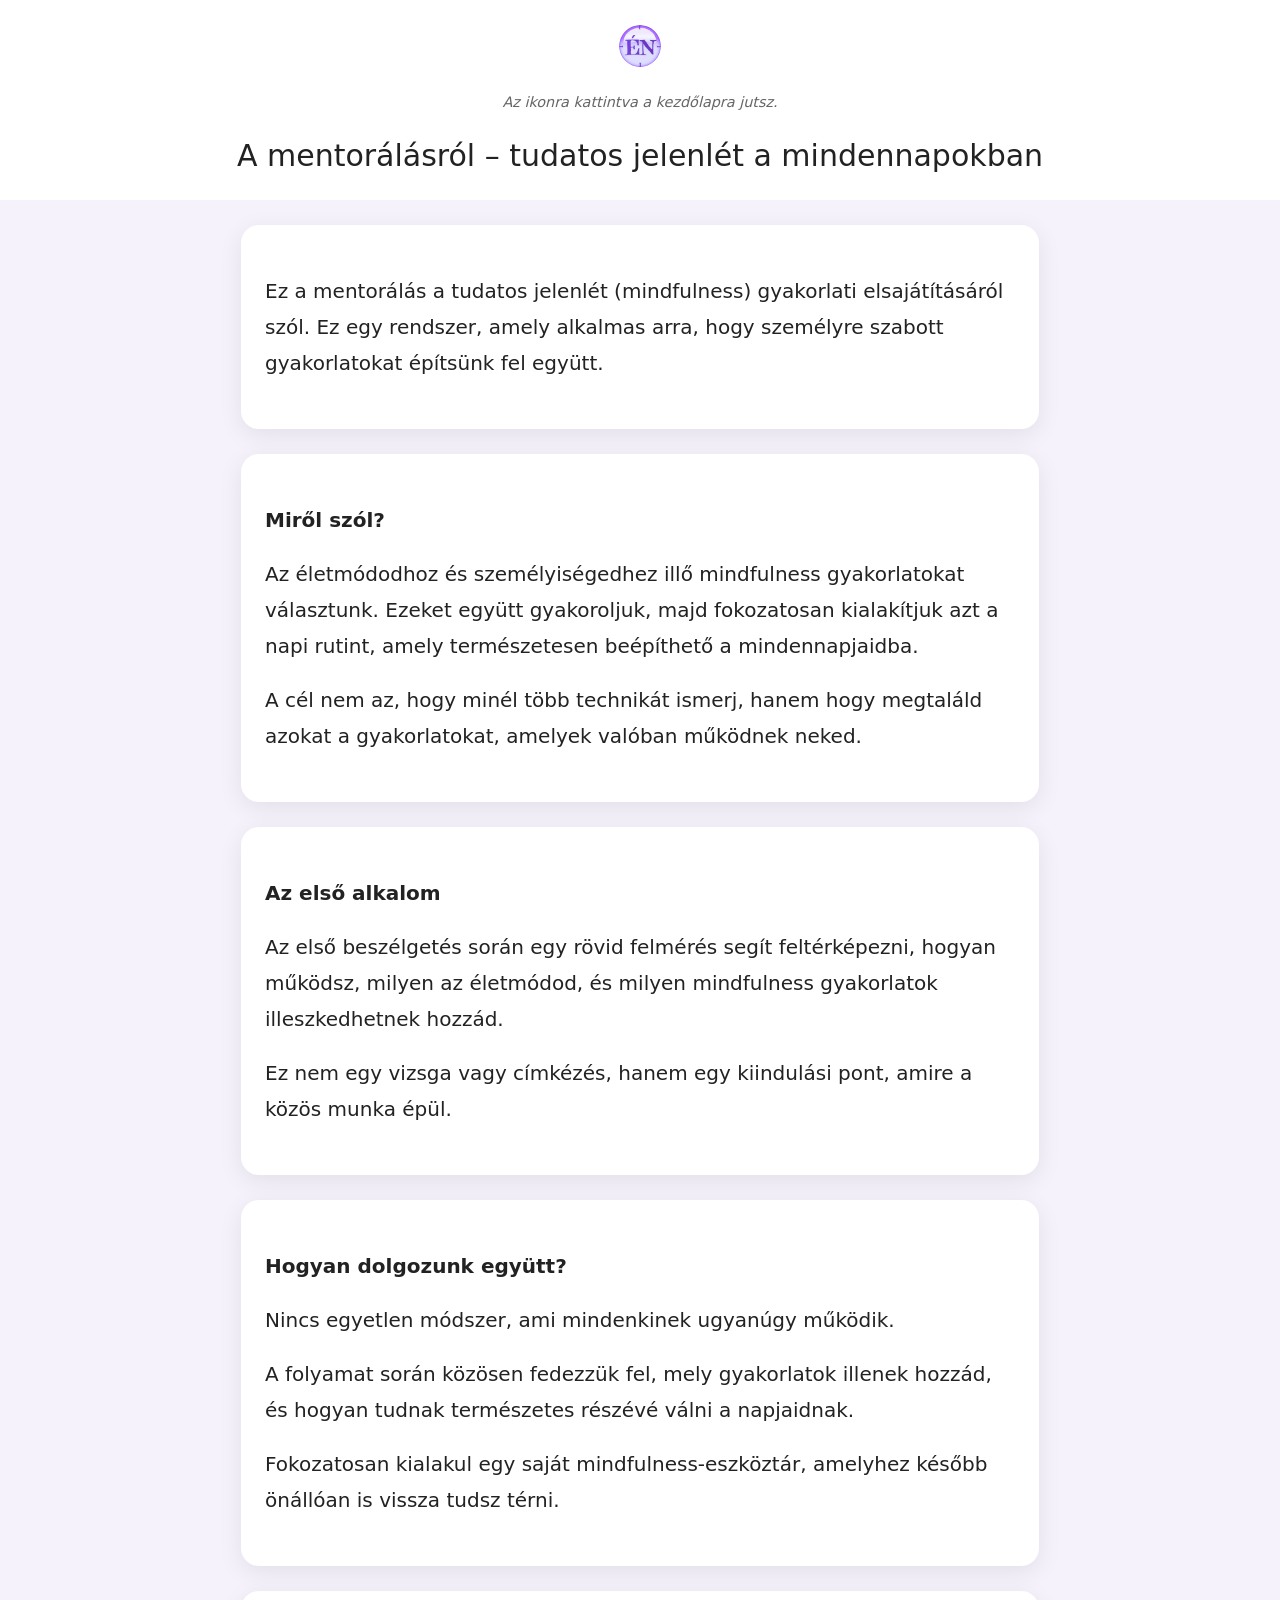
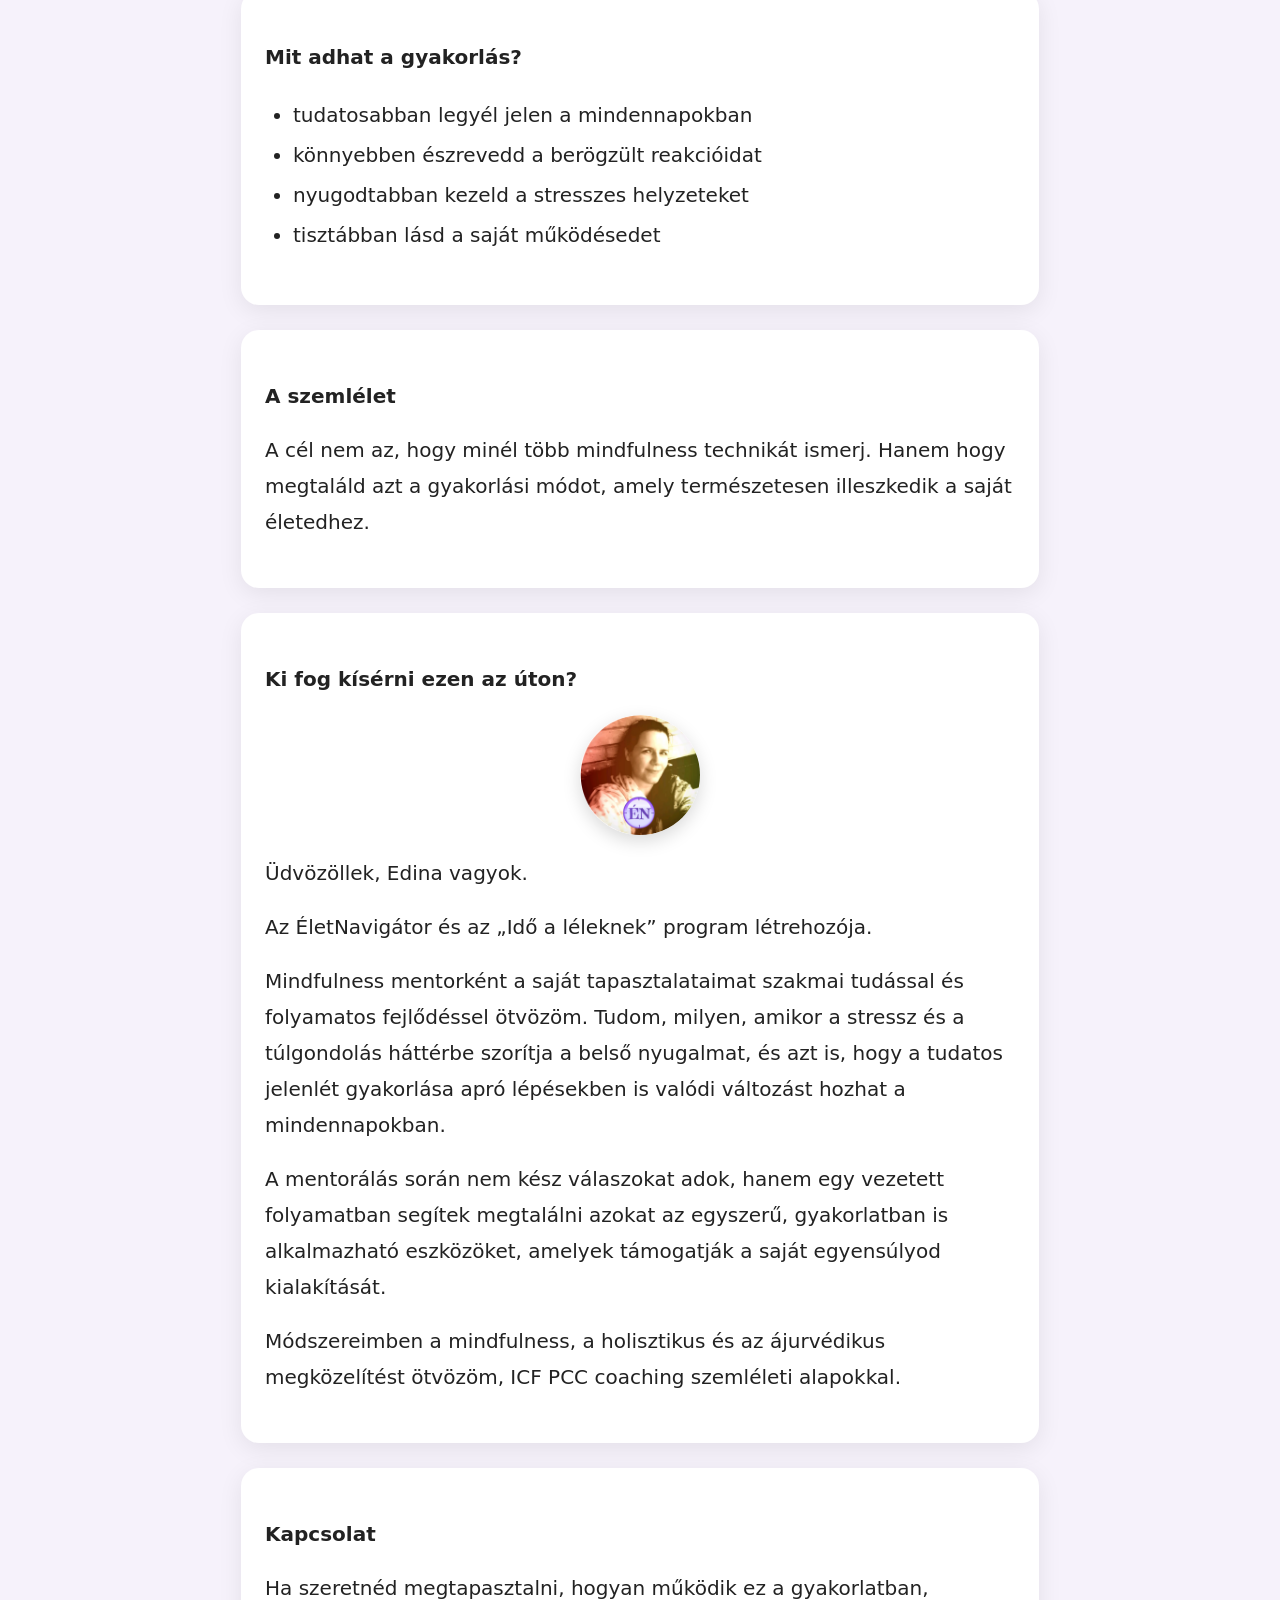
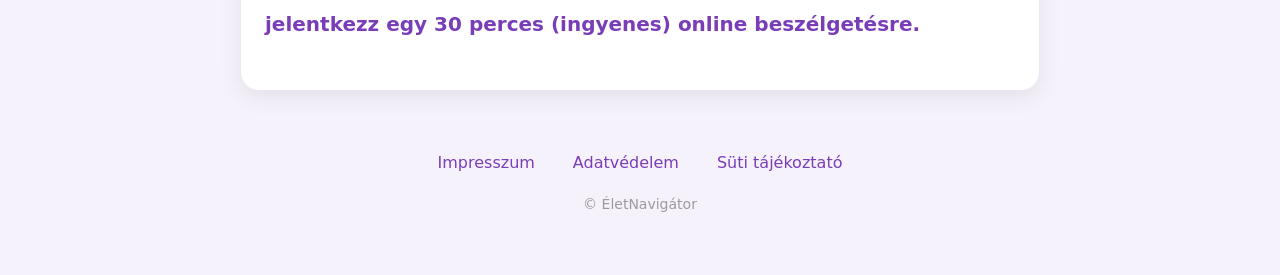
<file: pages/rolam.html>
<!DOCTYPE html>
<html lang="hu">
<head>
<meta charset="UTF-8">
<meta name="viewport" content="width=device-width, initial-scale=1.0">
<title>A mentorálásról</title>

<link rel="stylesheet" href="../css/style.css">

<style>

body{
    font-family:system-ui,sans-serif;
    background:#f6f2fb;
    margin:0;
    color:#222;
}

header{
    text-align:center;
    padding:25px 20px 10px;
}

.header-icon{
    width:56px;
    height:56px;
    border-radius:50%;
}

h1{
    font-size:30px;
    font-weight:500;
    margin-top:15px;
    margin-bottom:10px;
}

section{
    max-width:750px;
    margin:25px auto;
    background:#fff;
    border-radius:18px;
    padding:30px 24px;
    box-shadow:0 6px 25px rgba(0,0,0,.08);
}

section p{
    font-size:20px;
    line-height:1.8;
    margin:18px 0;
}

ul{
    font-size:20px;
    line-height:2;
    padding-left:28px;
}

.site-footer{
    text-align:center;
    margin:40px 20px 25px;
}

.footer-links{
    display:flex;
    flex-wrap:wrap;
    justify-content:center;
    gap:18px;
}

.footer-links a{
    text-decoration:none;
    color:#7a3db8;
    font-size:16px;
}

.footer-text{
    margin-top:18px;
    font-size:14px;
    opacity:.7;
}

.mentor-photo{
    width:120px;
    height:120px;
    border-radius:50%;
    object-fit:cover;
    display:block;
    margin:15px auto 20px;
    box-shadow:0 6px 18px rgba(0,0,0,.15);
}

@media (max-width:600px){

    h1{
        font-size:26px;
    }

    section{
        margin:15px;
        padding:24px 20px;
    }

    section p,
    ul{
        font-size:18px;
    }
}

</style>

</head>

<body>

<header>

<a href="../index.html" class="logo-top">
<img src="../icon.png" alt="ÉletNavigátor" class="header-icon">
</a>

  <p class="home-info">Az ikonra kattintva a kezdőlapra jutsz.</p>

<h1>A mentorálásról – tudatos jelenlét a mindennapokban</h1>

</header>

<section>

<p>
Ez a mentorálás a tudatos jelenlét (mindfulness) gyakorlati elsajátításáról szól.
Ez egy rendszer, amely alkalmas arra, hogy személyre szabott gyakorlatokat építsünk fel együtt.
</p>

</section>

<section>

<p><strong>Miről szól?</strong></p>

<p>
Az életmódodhoz és személyiségedhez illő mindfulness gyakorlatokat választunk.
Ezeket együtt gyakoroljuk, majd fokozatosan kialakítjuk azt a napi rutint,
amely természetesen beépíthető a mindennapjaidba.
</p>

<p>
A cél nem az, hogy minél több technikát ismerj, hanem hogy megtaláld azokat a gyakorlatokat, amelyek valóban működnek neked.
</p>

</section>

<section>

<p><strong>Az első alkalom</strong></p>

<p>
Az első beszélgetés során egy rövid felmérés segít feltérképezni,
hogyan működsz, milyen az életmódod, és milyen mindfulness gyakorlatok illeszkedhetnek hozzád.
</p>

<p>
Ez nem egy vizsga vagy címkézés, hanem egy kiindulási pont, amire a közös munka épül.
</p>

</section>

<section>

<p><strong>Hogyan dolgozunk együtt?</strong></p>

<p>
Nincs egyetlen módszer, ami mindenkinek ugyanúgy működik.
</p>

<p>
A folyamat során közösen fedezzük fel, mely gyakorlatok illenek hozzád,
és hogyan tudnak természetes részévé válni a napjaidnak.
</p>

<p>
Fokozatosan kialakul egy saját mindfulness-eszköztár,
amelyhez később önállóan is vissza tudsz térni.
</p>

</section>

<section>

<p><strong>Mit adhat a gyakorlás?</strong></p>

<ul>
<li>tudatosabban legyél jelen a mindennapokban</li>
<li>könnyebben észrevedd a berögzült reakcióidat</li>
<li>nyugodtabban kezeld a stresszes helyzeteket</li>
<li>tisztábban lásd a saját működésedet</li>
</ul>

</section>

<section>

<p><strong>A szemlélet</strong></p>

<p>
A cél nem az, hogy minél több mindfulness technikát ismerj.
Hanem hogy megtaláld azt a gyakorlási módot,
amely természetesen illeszkedik a saját életedhez.
</p>

</section>

<!-- 🔥 BEILLESZTETT RÉSZ -->
<section>

<p><strong>Ki fog kísérni ezen az úton?</strong></p>

<img src="../en.png" alt="Edina" class="mentor-photo">

<p>
Üdvözöllek, Edina vagyok.
</p>

<p>
Az ÉletNavigátor és az „Idő a léleknek” program létrehozója.
</p>

<p>
Mindfulness mentorként a saját tapasztalataimat szakmai tudással és folyamatos fejlődéssel ötvözöm. Tudom, milyen, amikor a stressz és a túlgondolás háttérbe szorítja a belső nyugalmat, és azt is, hogy a tudatos jelenlét gyakorlása apró lépésekben is valódi változást hozhat a mindennapokban.
</p>

<p>
A mentorálás során nem kész válaszokat adok, hanem egy vezetett folyamatban segítek megtalálni azokat az egyszerű, gyakorlatban is alkalmazható eszközöket, amelyek támogatják a saját egyensúlyod kialakítását.
</p>

<p>
Módszereimben a mindfulness, a holisztikus és az ájurvédikus megközelítést ötvözöm, ICF PCC coaching szemléleti alapokkal.
</p>

</section>

<section>

<p><strong>Kapcsolat</strong></p>

<p>
Ha szeretnéd megtapasztalni, hogyan működik ez a gyakorlatban,
<a href="../pages/kapcsolat.html" style="font-weight:700; color:#7a3db8; text-decoration:none;">
jelentkezz egy 30 perces (ingyenes) online beszélgetésre.
</a>
</p>

</section>

<footer class="site-footer">
    <div class="footer-links">
        <a href="/eletnavigator/pages/jogi-informaciok.html#impresszum">Impresszum</a>
        <a href="/eletnavigator/pages/jogi-informaciok.html#adatvedelem">Adatvédelem</a>
        <a href="/eletnavigator/pages/jogi-informaciok.html#suti">Süti tájékoztató</a>
    </div>

    <p class="footer-text">© ÉletNavigátor</p>
</footer>

</body>
</html>
</file>
<file: css/style.css>
/* ===== ALAP ===== */

body {
  margin: 0;
  font-family: Arial, sans-serif;
  background: #f3e8ff;
  color: #2c2c2c;
  line-height: 1.6;
}

/* ===== HEADER ===== */

header {
  text-align: center;
  padding: 40px;
  background: white;
}

/* ===== NAV (app-szerű gombok) ===== */

nav {
  display: flex;
  justify-content: center;
  flex-wrap: wrap;
  gap: 10px;
  padding: 15px;
  background: white;
}

nav a {
  text-decoration: none;
  color: #2c2c2c;
  padding: 12px 16px;
  background: white;
  border-radius: 999px;
  border: 1px solid #e0d8f5;
  transition: 0.2s;
}

nav a:hover {
  background: #f7e8ff;
}

/* ===== OLDAL TARTALOM ===== */

section {
  max-width: 700px;
  margin: 30px auto;
  padding: 40px;
  background: white;
  border-radius: 16px;
  box-shadow: 0 4px 20px rgba(0,0,0,0.08);
}

.site-footer {
    margin-top: 60px;
    padding: 20px;
    text-align: center;
    font-size: 14px;
    color: #444;
}

.footer-links {
    margin-bottom: 10px;
}

.footer-links a {
    margin: 0 10px;
    text-decoration: none;
    color: #d4a5e1;
    font-weight: 500;
}

.footer-links a:hover {
    text-decoration: underline;
}

.footer-text {
    font-size: 12px;
    color: #777;
}

.nav-highlight {
    position: relative;
    padding-left: 34px;
}

.nav-highlight::before {
    content: "";
    position: absolute;
    left: 8px;
    top: 50%;
    transform: translateY(-50%);
    width: 18px;
    height: 18px;

    background-image: url("../icon.png");
    background-size: cover;
    background-position: center;

    border-radius: 50%;
    box-shadow: 0 0 6px rgba(0,0,0,0.15);
}


.logo-top {
    display: inline-block;
    margin-bottom: 8px;
}

img.header-icon {
    width: 42px !important;
    height: 42px !important;
    border-radius: 50%;
    object-fit: cover;
}


/* ===== IDŐ A LÉLEKNEK OLDAL ===== */

.content-page{
    max-width: 900px;
    margin: 40px auto;
    padding: 0 20px;
    line-height: 1.8;
}

.program-cover{
    display: block;
    width: 340px;
    max-width: 90%;
    height: auto;
    margin: 0 auto 35px;
    border-radius: 14px;
    box-shadow: 0 10px 30px rgba(0,0,0,0.18);
}

.program-highlights{
    display:flex;
    justify-content:center;
    gap:25px;
    flex-wrap:wrap;
    margin:25px 0 35px;
    font-weight:600;
    color:#5B21B6;
}

.program-highlights p{
    background:#F5F3FF;
    padding:12px 18px;
    border-radius:12px;
    margin:0;
}

.cta-button{
    display:inline-block;
    background:#6D28D9;
    color:#fff;
    text-decoration:none;
    padding:15px 32px;
    border-radius:10px;
    font-size:18px;
    font-weight:bold;
    transition:.3s;
}

.cta-button:hover{
    background:#5B21B6;
    transform:translateY(-2px);
}

.content-page hr{
    border:none;
    height:1px;
    background:#E9D5FF;
    margin:45px 0;
}

.content-page h2{
    color:#5B21B6;
    margin-bottom:18px;
}

.content-page ul{
    padding-left:25px;
}

.content-page li{
    margin-bottom:10px;
}

.method-card {
    background: #ffffff;
    border-radius: 14px;
    padding: 22px;
    margin-bottom: 18px;
    box-shadow: 0 6px 20px rgba(0,0,0,0.06);
    border: 1px solid rgba(0,0,0,0.05);
}

.method-card h3 {
    margin-top: 0;
    font-size: 18px;
}

.method-card p {
    line-height: 1.6;
    margin-bottom: 10px;
}

.home-info {
    margin: 8px 0 18px;
    font-size: 0.9rem;
    color: #666;
    font-style: italic;
}
</file>
